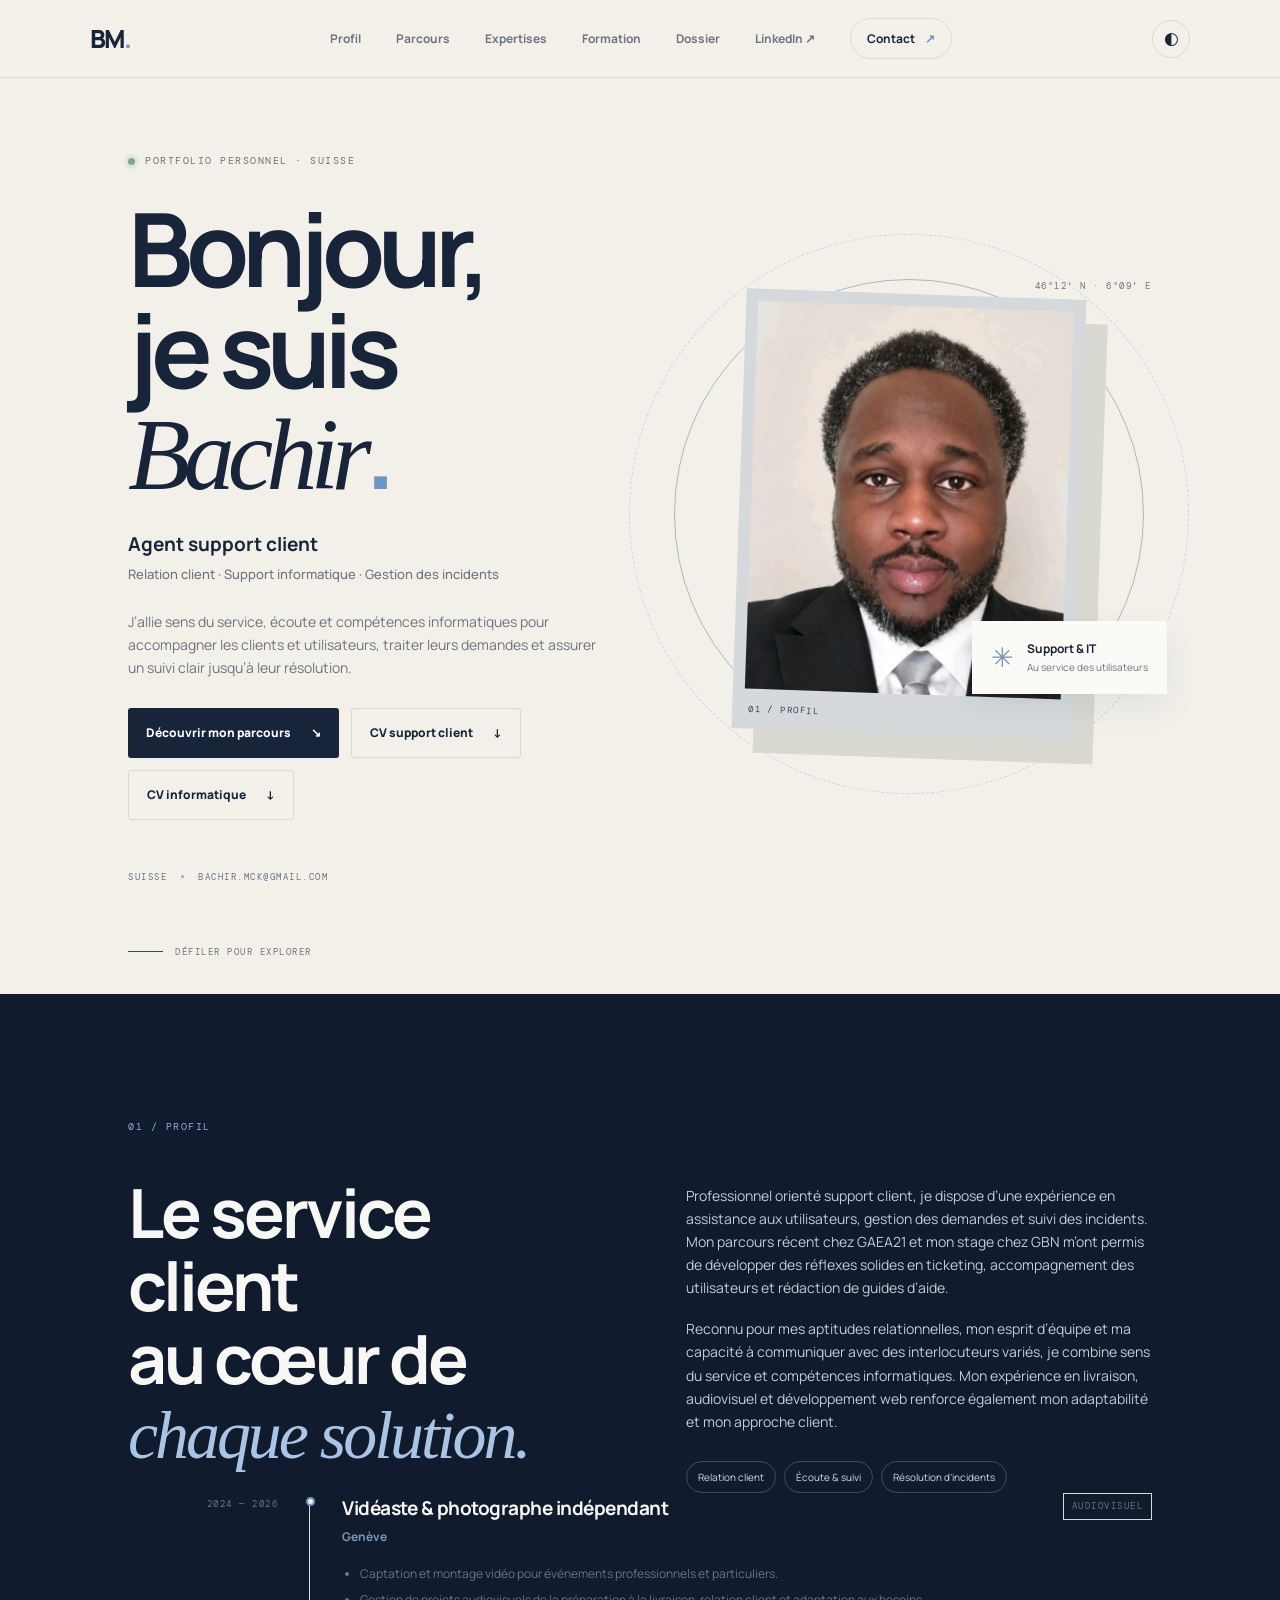
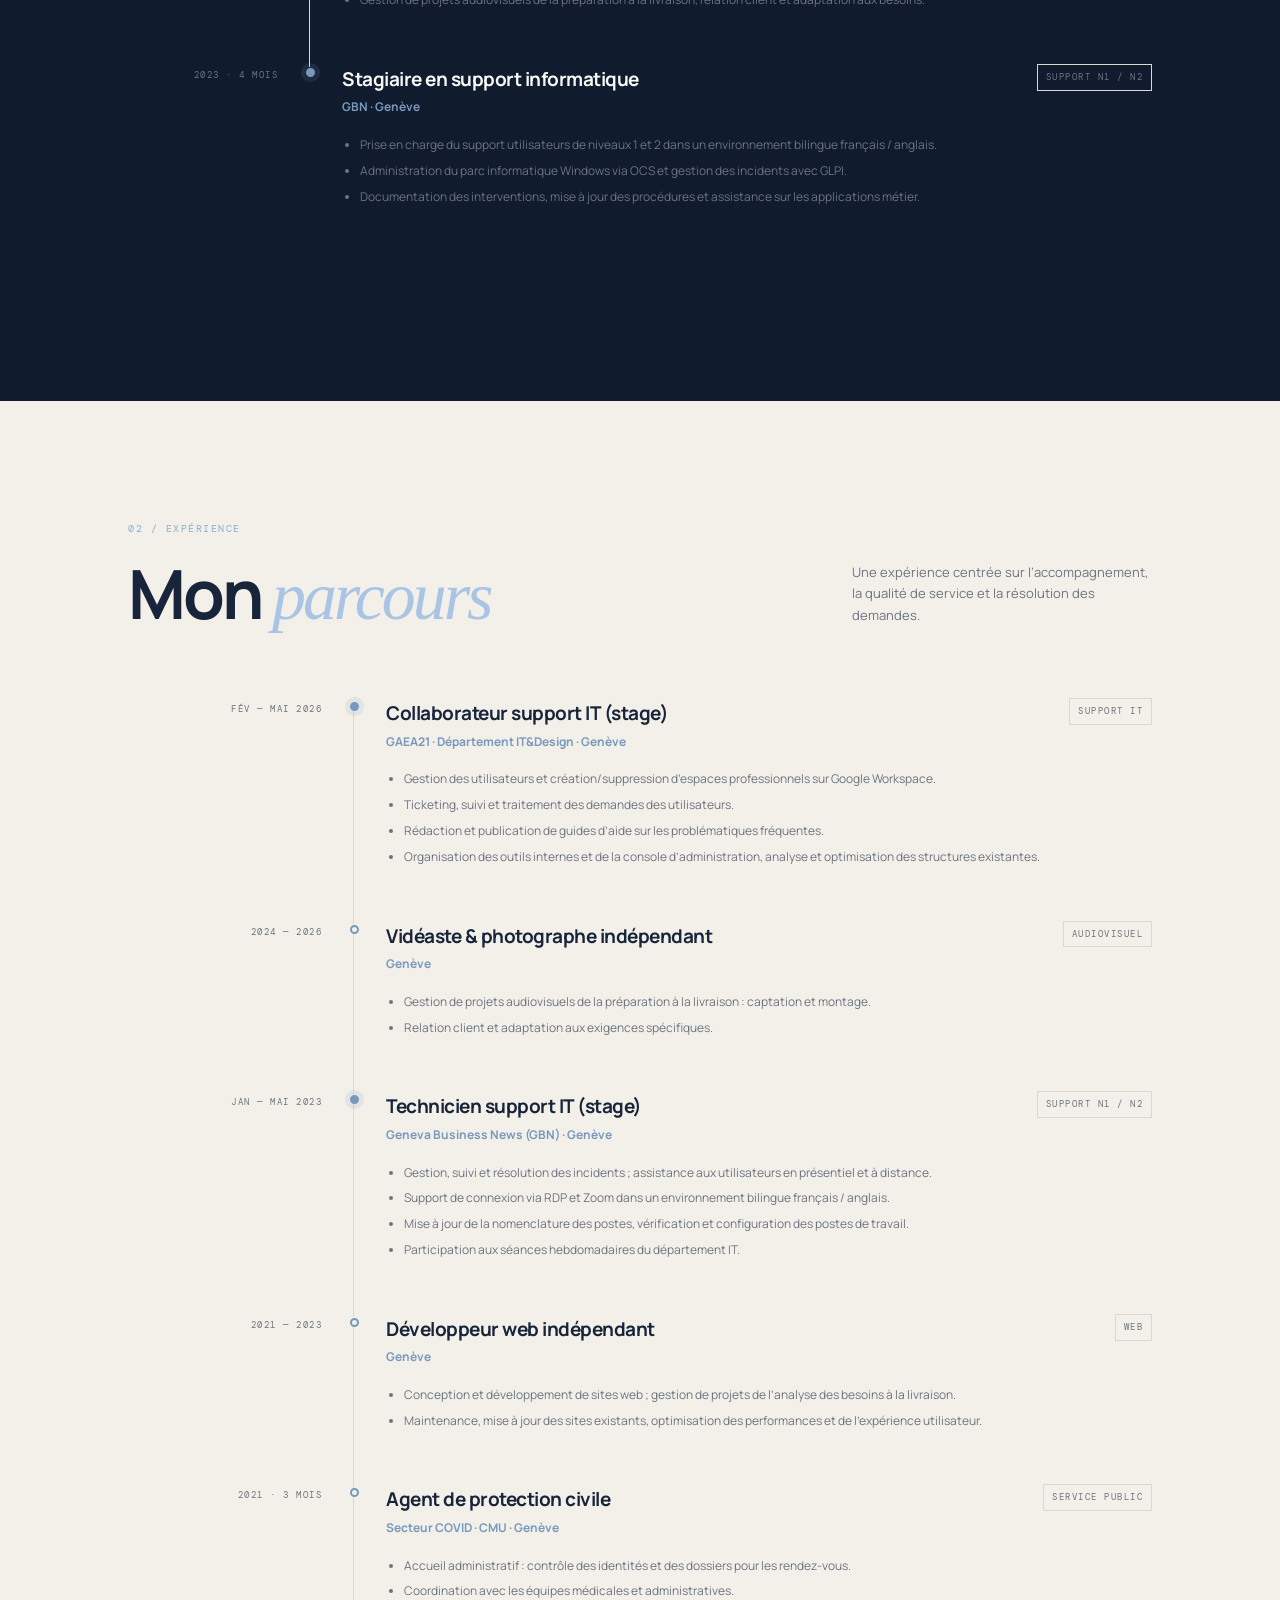
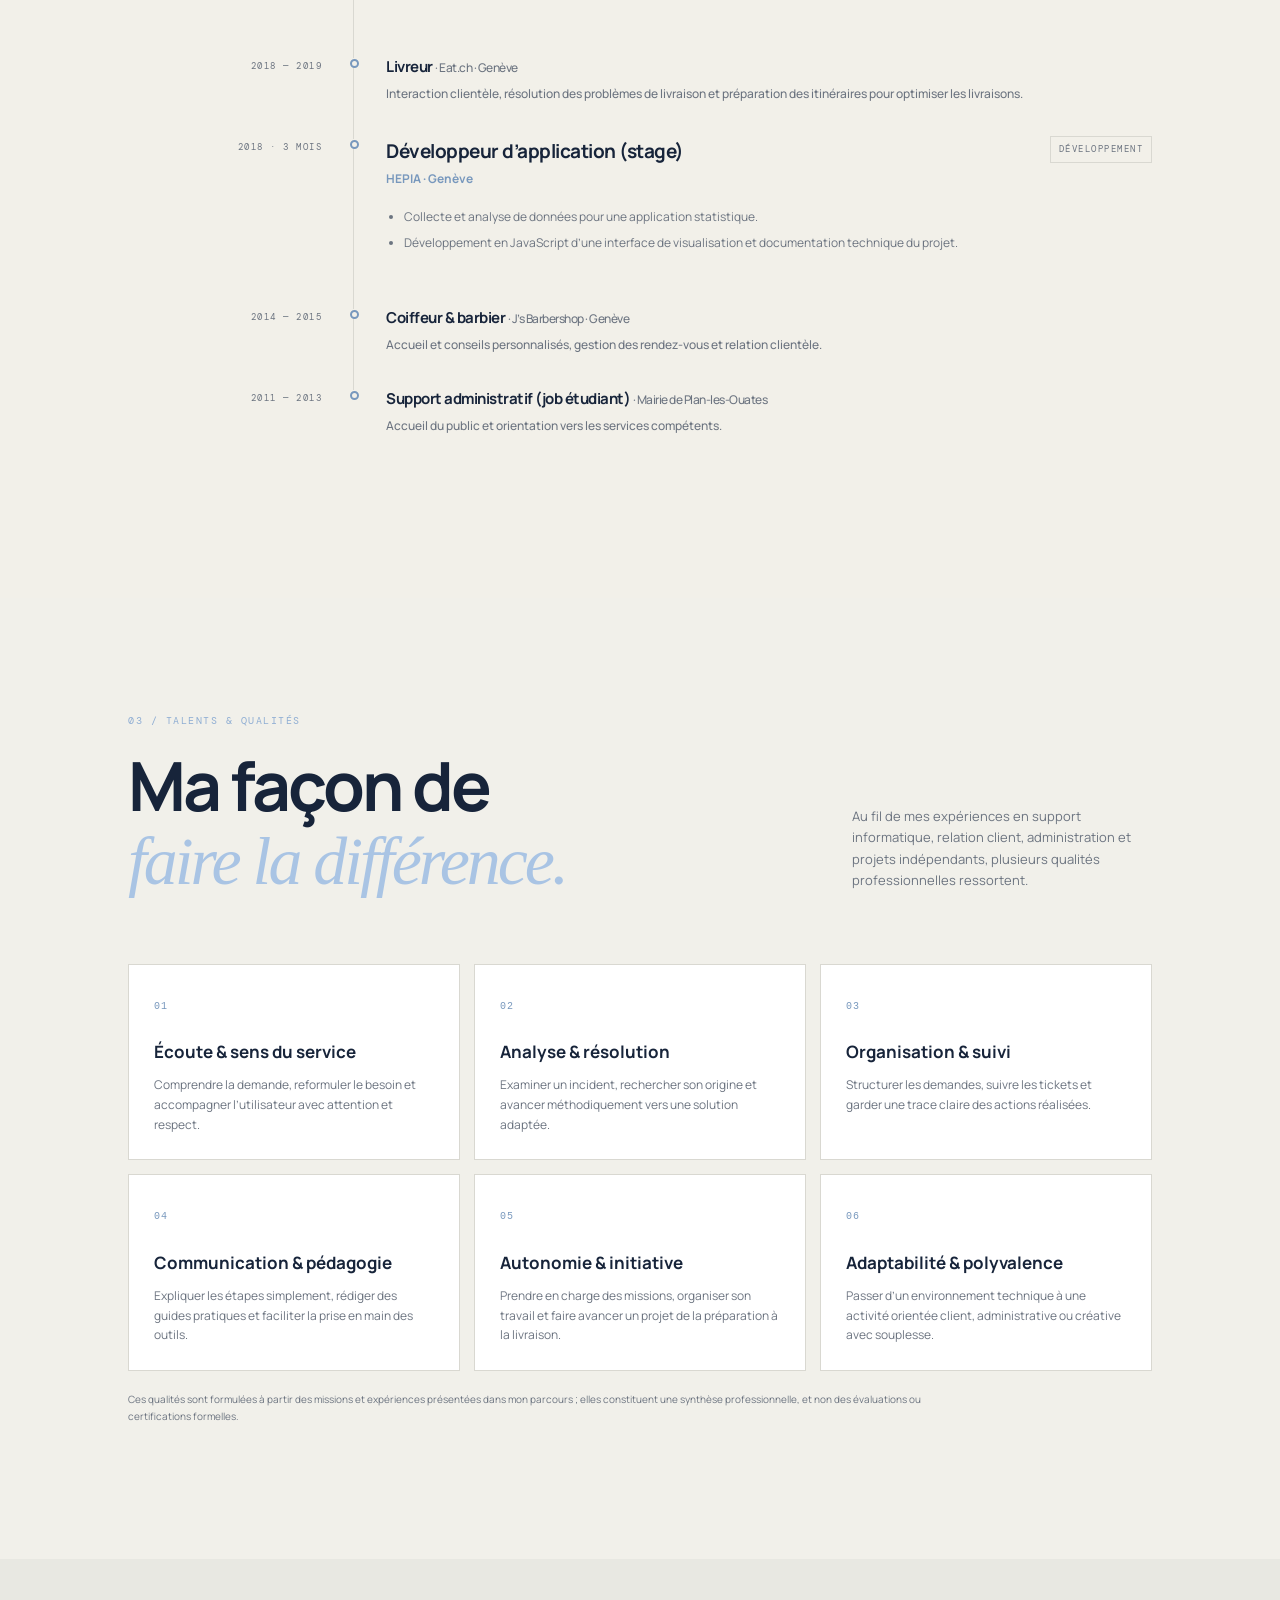
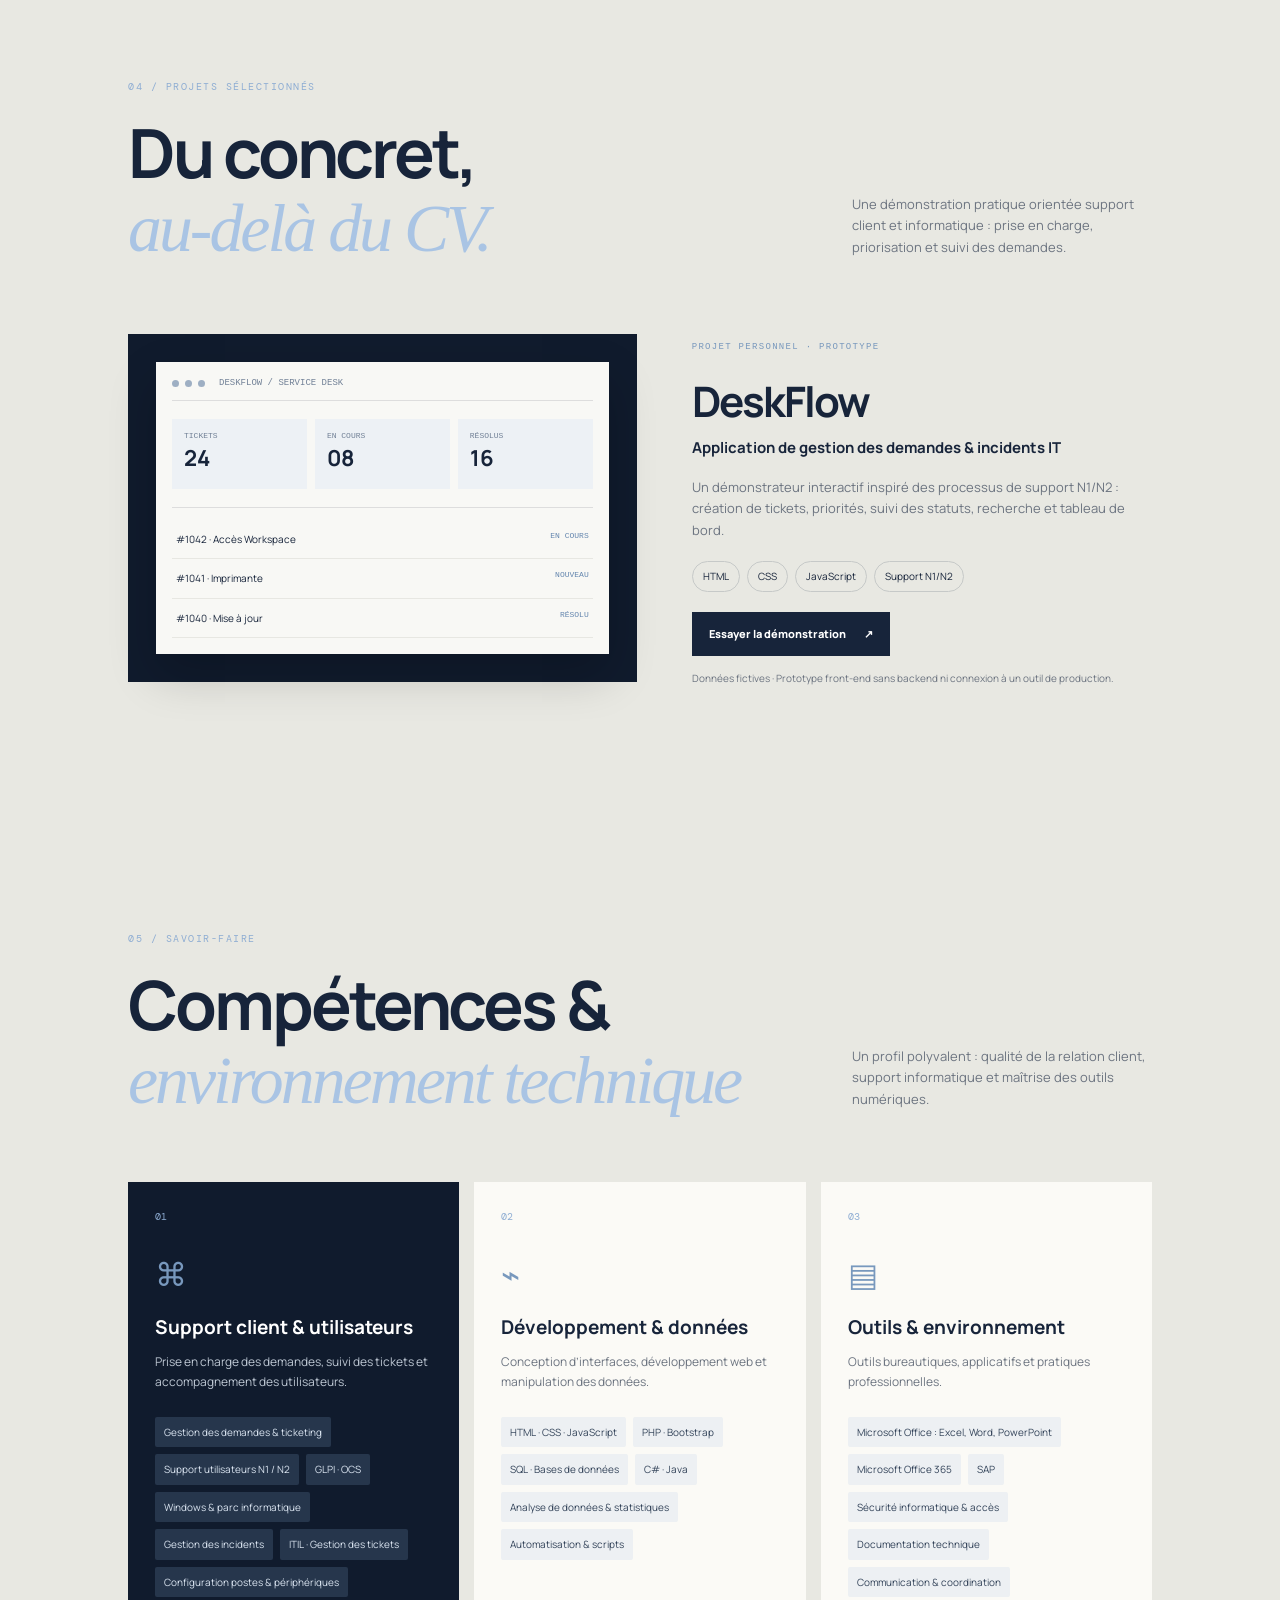
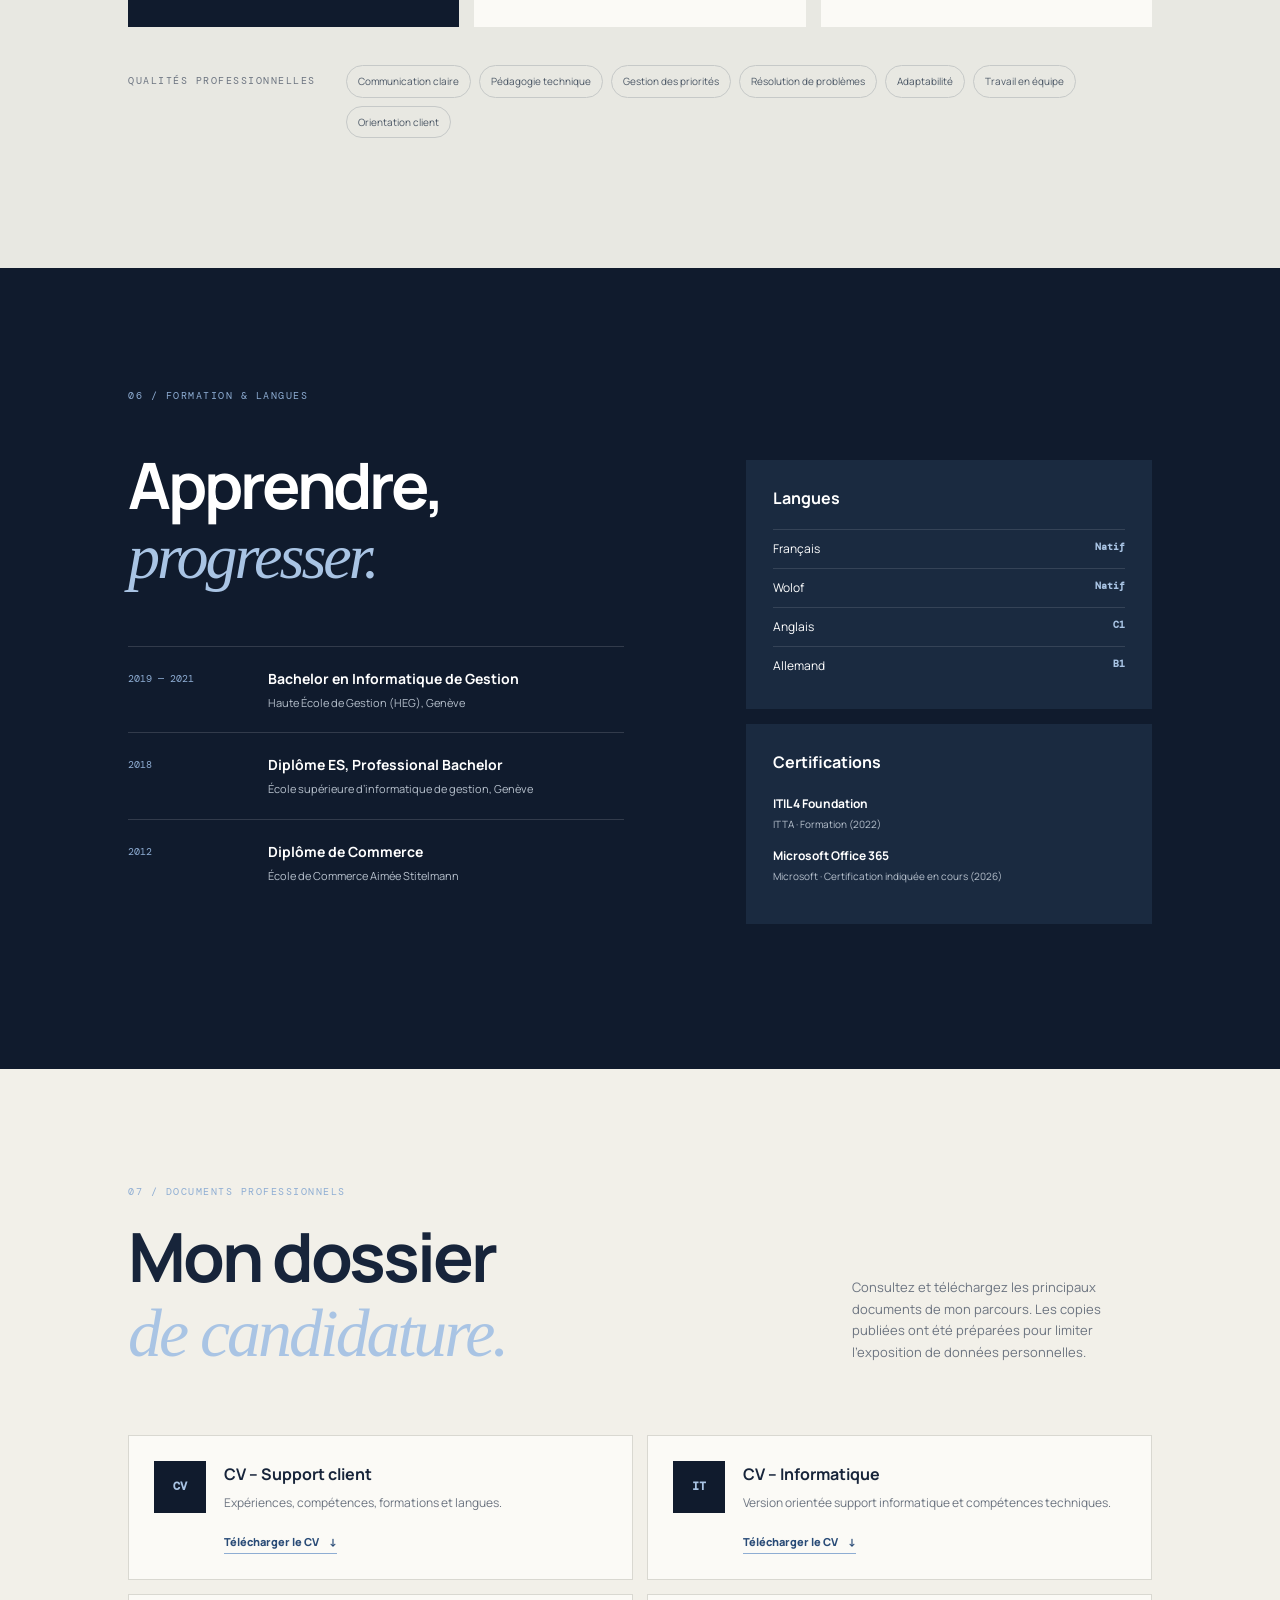
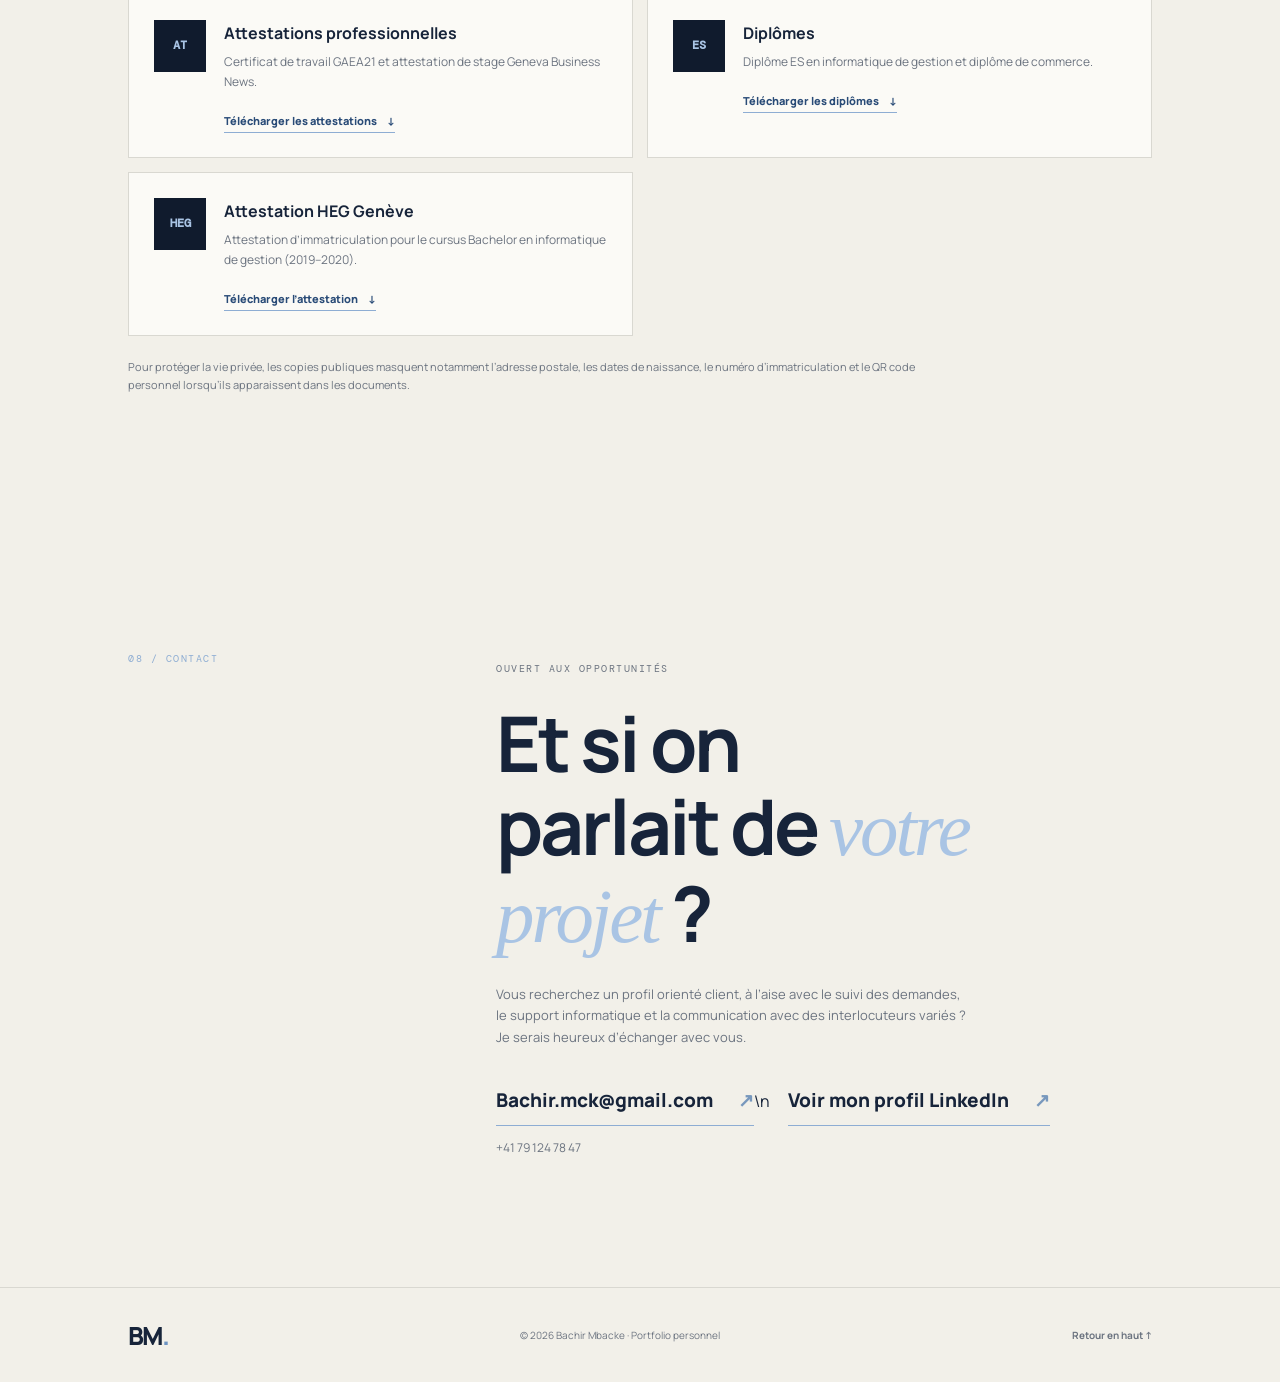
<file: index.html>
<!doctype html>
<html lang="fr">
<head>
  <meta charset="utf-8">
  <meta name="viewport" content="width=device-width, initial-scale=1">
  <meta name="theme-color" content="#101b2d">
  <meta name="description" content="Portfolio de Bachir Mbacke — spécialiste en support informatique, administration système et développement web.">
  <title>Bachir Mbacke — Agent support client & informatique</title>
  <link rel="preconnect" href="https://fonts.googleapis.com">
  <link rel="preconnect" href="https://fonts.gstatic.com" crossorigin>
  <link href="https://fonts.googleapis.com/css2?family=DM+Mono:wght@400;500&family=Manrope:wght@400;500;600;700;800&display=swap" rel="stylesheet">
  <link rel="stylesheet" href="style.css">
</head>
<body>
  <div class="progress" id="progress"></div>
  <header class="topbar">
    <a class="brand" href="#accueil" aria-label="Accueil">BM<span>.</span></a>
    <button class="menu-toggle" id="menuToggle" aria-label="Ouvrir le menu" aria-expanded="false">☰</button>
    <nav id="nav">
      <a href="#profil">Profil</a><a href="#parcours">Parcours</a><a href="#expertises">Expertises</a><a href="#formation">Formation</a><a href="#documents">Dossier</a><a href="https://www.linkedin.com/in/bachirmbacke/" target="_blank" rel="noopener noreferrer">LinkedIn ↗</a><a class="nav-contact" href="#contact">Contact <span>↗</span></a>
    </nav>
    <button class="theme-toggle" id="themeToggle" aria-label="Changer de thème">◐</button>
  </header>

  <main>
    <section class="hero section-wrap" id="accueil">
      <div class="hero-copy">
        <p class="eyebrow"><span class="status-dot"></span> PORTFOLIO PERSONNEL · SUISSE</p>
        <h1>Bonjour,<br>je suis <em>Bachir</em><span class="period">.</span></h1>
        <p class="hero-role">Agent support client<br><span>Relation client · Support informatique · Gestion des incidents</span></p>
        <p class="hero-intro">J’allie sens du service, écoute et compétences informatiques pour accompagner les clients et utilisateurs, traiter leurs demandes et assurer un suivi clair jusqu’à leur résolution.</p>
        <div class="hero-actions"><a class="button button-primary" href="#parcours">Découvrir mon parcours <span>↘</span></a><a class="button button-ghost" href="CV_support_client_Bachir.pdf" download>CV support client <span>↓</span></a><a class="button button-ghost" href="CV_technique_informatique_Bachir.pdf" download>CV informatique <span>↓</span></a></div>
        <div class="hero-meta"><span>SUISSE</span><i></i><a href="mailto:Bachir.mck@gmail.com">BACHIR.MCK@GMAIL.COM</a></div>
      </div>
      <div class="hero-visual">
        <div class="portrait-frame"><img src="portrait.png" alt="Portrait de Bachir Mbacke"><span class="portrait-index">01 / PROFIL</span></div>
        <div class="orbit orbit-one"></div><div class="orbit orbit-two"></div>
        <div class="floating-note"><span class="note-mark">✳</span><div><b>Support & IT</b><small>Au service des utilisateurs</small></div></div>
        <span class="visual-coordinate">46°12' N · 6°09' E</span>
      </div>
      <a class="scroll-cue" href="#profil"><span></span> DÉFILER POUR EXPLORER</a>
    </section>

    <section class="intro-section section-wrap" id="profil">
      <div class="section-kicker">01 / PROFIL</div>
      <div class="intro-content"><h2>Le service client<br>au cœur de <em>chaque solution.</em></h2><div class="intro-text"><p>Professionnel orienté support client, je dispose d’une expérience en assistance aux utilisateurs, gestion des demandes et suivi des incidents. Mon parcours récent chez GAEA21 et mon stage chez GBN m’ont permis de développer des réflexes solides en ticketing, accompagnement des utilisateurs et rédaction de guides d’aide.</p><p>Reconnu pour mes aptitudes relationnelles, mon esprit d’équipe et ma capacité à communiquer avec des interlocuteurs variés, je combine sens du service et compétences informatiques. Mon expérience en livraison, audiovisuel et développement web renforce également mon adaptabilité et mon approche client.</p><div class="tag-row"><span>Relation client</span><span>Écoute & suivi</span><span>Résolution d’incidents</span></div></div></div>
        <article class="timeline-item"><div class="timeline-date">2024 — 2026</div><div class="timeline-marker"></div><div class="timeline-body"><div class="job-top"><div><h3>Vidéaste & photographe indépendant</h3><p class="company">Genève</p></div><span class="job-type">AUDIOVISUEL</span></div><ul><li>Captation et montage vidéo pour événements professionnels et particuliers.</li><li>Gestion de projets audiovisuels de la préparation à la livraison, relation client et adaptation aux besoins.</li></ul></div></article>
        <article class="timeline-item featured"><div class="timeline-date">2023 · 4 MOIS</div><div class="timeline-marker"></div><div class="timeline-body"><div class="job-top"><div><h3>Stagiaire en support informatique</h3><p class="company">GBN · Genève</p></div><span class="job-type">SUPPORT N1 / N2</span></div><ul><li>Prise en charge du support utilisateurs de niveaux 1 et 2 dans un environnement bilingue français / anglais.</li><li>Administration du parc informatique Windows via OCS et gestion des incidents avec GLPI.</li><li>Documentation des interventions, mise à jour des procédures et assistance sur les applications métier.</li></ul></div></article>
    </section>

    <section class="timeline-section section-wrap" id="parcours">
      <div class="section-heading"><div><div class="section-kicker">02 / EXPÉRIENCE</div><h2>Mon <em>parcours</em></h2></div><p>Une expérience centrée sur l’accompagnement, la qualité de service et la résolution des demandes.</p></div>
      <div class="timeline">
        <article class="timeline-item featured"><div class="timeline-date">FÉV — MAI 2026</div><div class="timeline-marker"></div><div class="timeline-body"><div class="job-top"><div><h3>Collaborateur support IT (stage)</h3><p class="company">GAEA21 · Département IT&Design · Genève</p></div><span class="job-type">SUPPORT IT</span></div><ul><li>Gestion des utilisateurs et création/suppression d’espaces professionnels sur Google Workspace.</li><li>Ticketing, suivi et traitement des demandes des utilisateurs.</li><li>Rédaction et publication de guides d’aide sur les problématiques fréquentes.</li><li>Organisation des outils internes et de la console d’administration, analyse et optimisation des structures existantes.</li></ul></div></article>
        <article class="timeline-item"><div class="timeline-date">2024 — 2026</div><div class="timeline-marker"></div><div class="timeline-body"><div class="job-top"><div><h3>Vidéaste & photographe indépendant</h3><p class="company">Genève</p></div><span class="job-type">AUDIOVISUEL</span></div><ul><li>Gestion de projets audiovisuels de la préparation à la livraison : captation et montage.</li><li>Relation client et adaptation aux exigences spécifiques.</li></ul></div></article>
        <article class="timeline-item featured"><div class="timeline-date">JAN — MAI 2023</div><div class="timeline-marker"></div><div class="timeline-body"><div class="job-top"><div><h3>Technicien support IT (stage)</h3><p class="company">Geneva Business News (GBN) · Genève</p></div><span class="job-type">SUPPORT N1 / N2</span></div><ul><li>Gestion, suivi et résolution des incidents ; assistance aux utilisateurs en présentiel et à distance.</li><li>Support de connexion via RDP et Zoom dans un environnement bilingue français / anglais.</li><li>Mise à jour de la nomenclature des postes, vérification et configuration des postes de travail.</li><li>Participation aux séances hebdomadaires du département IT.</li></ul></div></article>
        <article class="timeline-item"><div class="timeline-date">2021 — 2023</div><div class="timeline-marker"></div><div class="timeline-body"><div class="job-top"><div><h3>Développeur web indépendant</h3><p class="company">Genève</p></div><span class="job-type">WEB</span></div><ul><li>Conception et développement de sites web ; gestion de projets de l’analyse des besoins à la livraison.</li><li>Maintenance, mise à jour des sites existants, optimisation des performances et de l’expérience utilisateur.</li></ul></div></article>
        <article class="timeline-item"><div class="timeline-date">2021 · 3 MOIS</div><div class="timeline-marker"></div><div class="timeline-body"><div class="job-top"><div><h3>Agent de protection civile</h3><p class="company">Secteur COVID · CMU · Genève</p></div><span class="job-type">SERVICE PUBLIC</span></div><ul><li>Accueil administratif : contrôle des identités et des dossiers pour les rendez-vous.</li><li>Coordination avec les équipes médicales et administratives.</li></ul></div></article>
        <article class="timeline-item compact"><div class="timeline-date">2018 — 2019</div><div class="timeline-marker"></div><div class="timeline-body"><h3>Livreur <span>· Eat.ch · Genève</span></h3><p>Interaction clientèle, résolution des problèmes de livraison et préparation des itinéraires pour optimiser les livraisons.</p></div></article>
        <article class="timeline-item"><div class="timeline-date">2018 · 3 MOIS</div><div class="timeline-marker"></div><div class="timeline-body"><div class="job-top"><div><h3>Développeur d’application (stage)</h3><p class="company">HEPIA · Genève</p></div><span class="job-type">DÉVELOPPEMENT</span></div><ul><li>Collecte et analyse de données pour une application statistique.</li><li>Développement en JavaScript d’une interface de visualisation et documentation technique du projet.</li></ul></div></article>
        <article class="timeline-item compact"><div class="timeline-date">2014 — 2015</div><div class="timeline-marker"></div><div class="timeline-body"><h3>Coiffeur & barbier <span>· J’s Barbershop · Genève</span></h3><p>Accueil et conseils personnalisés, gestion des rendez-vous et relation clientèle.</p></div></article>
        <article class="timeline-item compact"><div class="timeline-date">2011 — 2013</div><div class="timeline-marker"></div><div class="timeline-body"><h3>Support administratif (job étudiant) <span>· Mairie de Plan-les-Ouates</span></h3><p>Accueil du public et orientation vers les services compétents.</p></div></article>
      </div>
    </section>





    <section class="talents-section section-wrap" id="talents">
      <div class="section-kicker">03 / TALENTS & QUALITÉS</div>
      <div class="section-heading"><div><h2>Ma façon de<br><em>faire la différence.</em></h2></div><p>Au fil de mes expériences en support informatique, relation client, administration et projets indépendants, plusieurs qualités professionnelles ressortent.</p></div>
      <div class="talent-grid">
        <article class="talent-card"><span>01</span><h3>Écoute & sens du service</h3><p>Comprendre la demande, reformuler le besoin et accompagner l’utilisateur avec attention et respect.</p></article>
        <article class="talent-card"><span>02</span><h3>Analyse & résolution</h3><p>Examiner un incident, rechercher son origine et avancer méthodiquement vers une solution adaptée.</p></article>
        <article class="talent-card"><span>03</span><h3>Organisation & suivi</h3><p>Structurer les demandes, suivre les tickets et garder une trace claire des actions réalisées.</p></article>
        <article class="talent-card"><span>04</span><h3>Communication & pédagogie</h3><p>Expliquer les étapes simplement, rédiger des guides pratiques et faciliter la prise en main des outils.</p></article>
        <article class="talent-card"><span>05</span><h3>Autonomie & initiative</h3><p>Prendre en charge des missions, organiser son travail et faire avancer un projet de la préparation à la livraison.</p></article>
        <article class="talent-card"><span>06</span><h3>Adaptabilité & polyvalence</h3><p>Passer d’un environnement technique à une activité orientée client, administrative ou créative avec souplesse.</p></article>
      </div>
      <p class="talents-note">Ces qualités sont formulées à partir des missions et expériences présentées dans mon parcours ; elles constituent une synthèse professionnelle, et non des évaluations ou certifications formelles.</p>
    </section>

    <section class="projects-section section-wrap" id="projets">
      <div class="section-kicker">04 / PROJETS SÉLECTIONNÉS</div>
      <div class="section-heading"><div><h2>Du concret,<br><em>au-delà du CV.</em></h2></div><p>Une démonstration pratique orientée support client et informatique : prise en charge, priorisation et suivi des demandes.</p></div>
      <article class="project-feature">
        <div class="project-visual"><div class="project-window"><div class="window-bar"><i></i><i></i><i></i><span>DESKFLOW / SERVICE DESK</span></div><div class="mock-stats"><div><small>TICKETS</small><b>24</b></div><div><small>EN COURS</small><b>08</b></div><div><small>RÉSOLUS</small><b>16</b></div></div><div class="mock-line"></div><div class="mock-row"><span>#1042 · Accès Workspace</span><b>EN COURS</b></div><div class="mock-row"><span>#1041 · Imprimante</span><b>NOUVEAU</b></div><div class="mock-row"><span>#1040 · Mise à jour</span><b>RÉSOLU</b></div></div></div>
        <div class="project-copy"><span class="project-label">PROJET PERSONNEL · PROTOTYPE</span><h3>DeskFlow</h3><h4>Application de gestion des demandes & incidents IT</h4><p>Un démonstrateur interactif inspiré des processus de support N1/N2 : création de tickets, priorités, suivi des statuts, recherche et tableau de bord.</p><div class="project-tags"><span>HTML</span><span>CSS</span><span>JavaScript</span><span>Support N1/N2</span></div><a class="project-link" href="deskflow/index.html">Essayer la démonstration <span>↗</span></a><small class="project-disclaimer">Données fictives · Prototype front-end sans backend ni connexion à un outil de production.</small></div>
      </article>
    </section>

    <section class="expertise-section section-wrap" id="expertises">
      <div class="section-heading"><div><div class="section-kicker">05 / SAVOIR-FAIRE</div><h2>Compétences &<br><em>environnement technique</em></h2></div><p>Un profil polyvalent : qualité de la relation client, support informatique et maîtrise des outils numériques.</p></div>
      <div class="expertise-grid">
        <article class="expertise-card dark-card"><div class="card-number">01</div><div class="card-icon">⌘</div><h3>Support client & utilisateurs</h3><p>Prise en charge des demandes, suivi des tickets et accompagnement des utilisateurs.</p><div class="skill-list"><span>Gestion des demandes & ticketing</span><span>Support utilisateurs N1 / N2</span><span>GLPI · OCS</span><span>Windows & parc informatique</span><span>Gestion des incidents</span><span>ITIL · Gestion des tickets</span><span>Configuration postes & périphériques</span></div></article>
        <article class="expertise-card"><div class="card-number">02</div><div class="card-icon">⌁</div><h3>Développement & données</h3><p>Conception d’interfaces, développement web et manipulation des données.</p><div class="skill-list"><span>HTML · CSS · JavaScript</span><span>PHP · Bootstrap</span><span>SQL · Bases de données</span><span>C# · Java</span><span>Analyse de données & statistiques</span><span>Automatisation & scripts</span></div></article>
        <article class="expertise-card"><div class="card-number">03</div><div class="card-icon">▤</div><h3>Outils & environnement</h3><p>Outils bureautiques, applicatifs et pratiques professionnelles.</p><div class="skill-list"><span>Microsoft Office : Excel, Word, PowerPoint</span><span>Microsoft Office 365</span><span>SAP</span><span>Sécurité informatique & accès</span><span>Documentation technique</span><span>Communication & coordination</span></div></article>
      </div>
      <div class="soft-skills"><span class="soft-label">QUALITÉS PROFESSIONNELLES</span><div class="soft-tags"><span>Communication claire</span><span>Pédagogie technique</span><span>Gestion des priorités</span><span>Résolution de problèmes</span><span>Adaptabilité</span><span>Travail en équipe</span><span>Orientation client</span></div></div>
    </section>

    <section class="education-section section-wrap" id="formation">
      <div class="section-kicker">06 / FORMATION & LANGUES</div><div class="education-grid">
        <div><h2>Apprendre,<br><em>progresser.</em></h2><div class="education-list">
          <article><span>2019 — 2021</span><div><h3>Bachelor en Informatique de Gestion</h3><p>Haute École de Gestion (HEG), Genève</p></div></article>
          <article><span>2018</span><div><h3>Diplôme ES, Professional Bachelor</h3><p>École supérieure d’informatique de gestion, Genève</p></div></article>
          <article><span>2012</span><div><h3>Diplôme de Commerce</h3><p>École de Commerce Aimée Stitelmann</p></div></article>
        </div></div>
        <div class="right-column"><div class="language-panel"><h3>Langues</h3><div class="language"><span>Français</span><b>Natif</b></div><div class="language"><span>Wolof</span><b>Natif</b></div><div class="language"><span>Anglais</span><b>C1</b></div><div class="language"><span>Allemand</span><b>B1</b></div></div><div class="cert-panel"><h3>Certifications</h3><p><b>ITIL 4 Foundation</b><br><span>ITTA · Formation (2022)</span></p><p><b>Microsoft Office 365</b><br><span>Microsoft · Certification indiquée en cours (2026)</span></p></div></div>
      </div>
    </section>



    <section class="documents-section section-wrap" id="documents">
      <div class="section-kicker">07 / DOCUMENTS PROFESSIONNELS</div>
      <div class="section-heading"><div><h2>Mon dossier<br><em>de candidature.</em></h2></div><p>Consultez et téléchargez les principaux documents de mon parcours. Les copies publiées ont été préparées pour limiter l’exposition de données personnelles.</p></div>
      <div class="document-grid">
        <article class="document-card"><div class="document-icon">CV</div><div><h3>CV – Support client</h3><p>Expériences, compétences, formations et langues.</p><a href="CV_support_client_Bachir.pdf" download>Télécharger le CV <span>↓</span></a></div></article>
        <article class="document-card"><div class="document-icon">IT</div><div><h3>CV – Informatique</h3><p>Version orientée support informatique et compétences techniques.</p><a href="CV_technique_informatique_Bachir.pdf" download>Télécharger le CV <span>↓</span></a></div></article>
        <article class="document-card"><div class="document-icon">AT</div><div><h3>Attestations professionnelles</h3><p>Certificat de travail GAEA21 et attestation de stage Geneva Business News.</p><a href="documents/Attestations_professionnelles_Bachir_Mbacke.pdf" download>Télécharger les attestations <span>↓</span></a></div></article>
        <article class="document-card"><div class="document-icon">ES</div><div><h3>Diplômes</h3><p>Diplôme ES en informatique de gestion et diplôme de commerce.</p><a href="documents/Diplomes_Bachir_Mbacke_securises.pdf" download>Télécharger les diplômes <span>↓</span></a></div></article>
        <article class="document-card"><div class="document-icon">HEG</div><div><h3>Attestation HEG Genève</h3><p>Attestation d’immatriculation pour le cursus Bachelor en informatique de gestion (2019–2020).</p><a href="documents/Attestation_HEG_securisee.pdf" download>Télécharger l’attestation <span>↓</span></a></div></article>
      </div>
      <p class="documents-note">Pour protéger la vie privée, les copies publiques masquent notamment l’adresse postale, les dates de naissance, le numéro d’immatriculation et le QR code personnel lorsqu’ils apparaissent dans les documents.</p>
    </section>

    <section class="contact-section section-wrap" id="contact"><div class="section-kicker">08 / CONTACT</div><div class="contact-content"><p class="eyebrow">OUVERT AUX OPPORTUNITÉS</p><h2>Et si on<br>parlait de <em>votre projet</em> ?</h2><p>Vous recherchez un profil orienté client, à l’aise avec le suivi des demandes, le support informatique et la communication avec des interlocuteurs variés ? Je serais heureux d’échanger avec vous.</p><a class="contact-link" href="mailto:Bachir.mck@gmail.com">Bachir.mck@gmail.com <span>↗</span></a>\n<a class="contact-link linkedin-contact" href="https://www.linkedin.com/in/bachirmbacke/" target="_blank" rel="noopener noreferrer">Voir mon profil LinkedIn <span>↗</span></a><a class="phone-link" href="tel:+41791247847">+41 79 124 78 47</a></div></section>
  </main>
  <footer class="footer section-wrap"><a class="brand" href="#accueil">BM<span>.</span></a><span>© <span id="year"></span> Bachir Mbacke · Portfolio personnel</span><a href="#accueil">Retour en haut ↑</a></footer>
  <script src="script.js"></script>
</body>
</html>
</file>
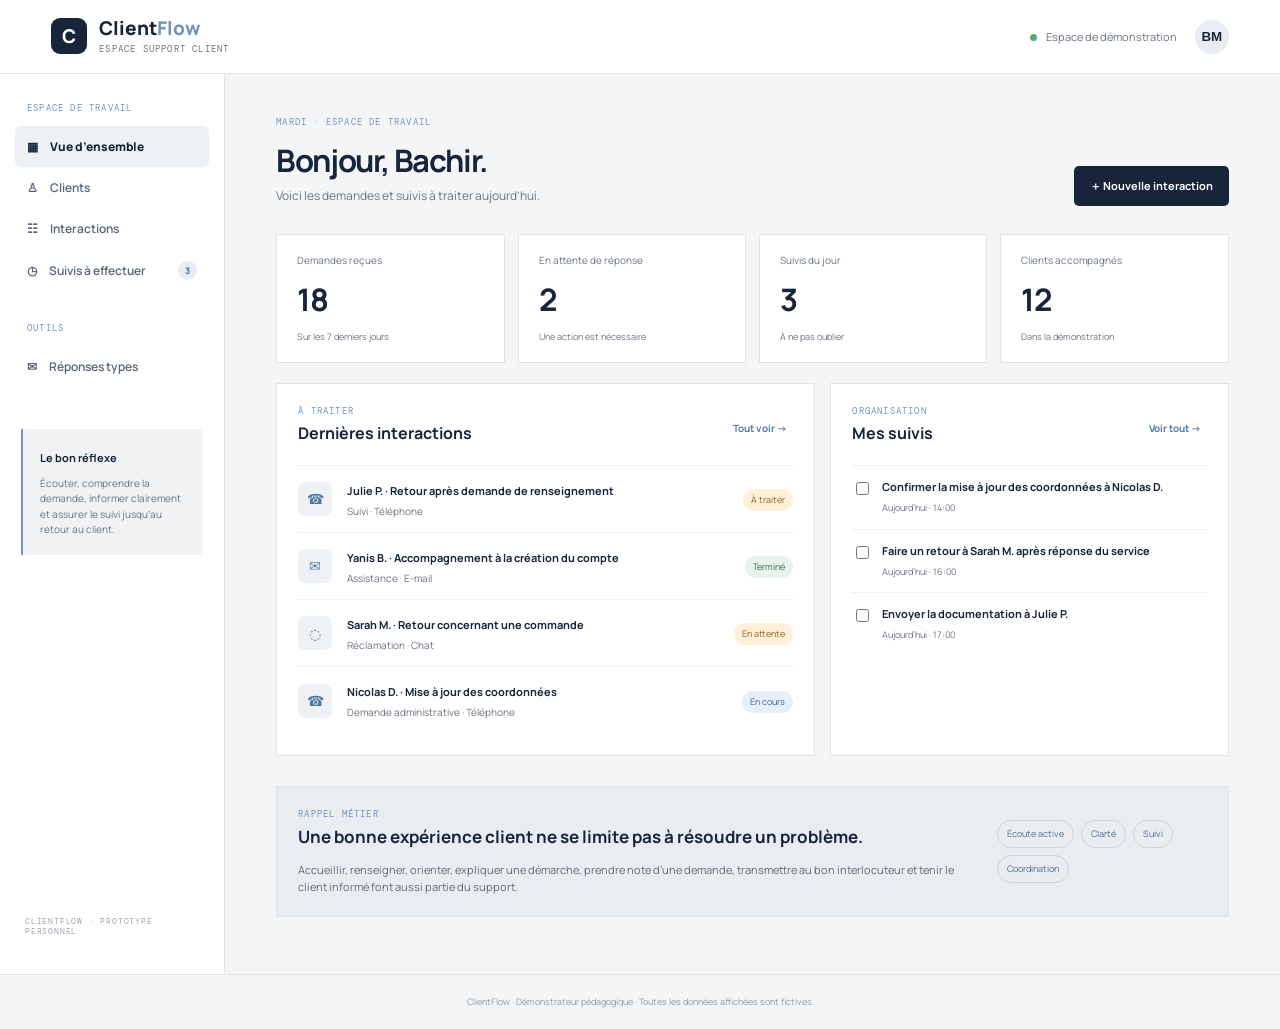
<file: ClientFlow_Support_Client/index.html>
<!doctype html>
<html lang="fr">
<head>
<meta charset="utf-8">
<meta name="viewport" content="width=device-width, initial-scale=1">
<meta name="theme-color" content="#17243a">
<title>ClientFlow — Espace support client</title>
<link rel="stylesheet" href="style.css">
</head>
<body>
<header class="topbar">
  <a class="brand" href="#"><span class="brand-mark">C</span><span>Client<span class="accent">Flow</span><small>ESPACE SUPPORT CLIENT</small></span></a>
  <div class="top-actions"><span class="online"><i></i> Espace de démonstration</span><button class="avatar" title="Profil">BM</button></div>
</header>
<div class="shell">
  <aside class="sidebar">
    <div class="side-label">ESPACE DE TRAVAIL</div>
    <button class="nav active" data-view="overview">▦ <span>Vue d’ensemble</span></button>
    <button class="nav" data-view="clients">♙ <span>Clients</span></button>
    <button class="nav" data-view="interactions">☷ <span>Interactions</span></button>
    <button class="nav" data-view="followups">◷ <span>Suivis à effectuer</span><b id="todoBadge">3</b></button>
    <div class="side-label second">OUTILS</div>
    <button class="nav" data-view="messages">✉ <span>Réponses types</span></button>
    <div class="side-note"><strong>Le bon réflexe</strong><p>Écouter, comprendre la demande, informer clairement et assurer le suivi jusqu’au retour au client.</p></div>
    <div class="side-foot">CLIENTFLOW · PROTOTYPE PERSONNEL</div>
  </aside>
  <main class="main">
    <section class="view active" id="overview">
      <div class="welcome"><div><div class="eyebrow">MARDI · ESPACE DE TRAVAIL</div><h1>Bonjour, Bachir.</h1><p>Voici les demandes et suivis à traiter aujourd’hui.</p></div><button class="primary" data-open="interactionModal">＋ Nouvelle interaction</button></div>
      <div class="stats">
        <article><span>Demandes reçues</span><strong id="statTotal">18</strong><small>Sur les 7 derniers jours</small></article>
        <article><span>En attente de réponse</span><strong id="statWaiting">4</strong><small>Une action est nécessaire</small></article>
        <article><span>Suivis du jour</span><strong id="statFollow">3</strong><small>À ne pas oublier</small></article>
        <article><span>Clients accompagnés</span><strong id="statClients">12</strong><small>Dans la démonstration</small></article>
      </div>
      <div class="grid-two">
        <section class="panel">
          <div class="panel-head"><div><div class="eyebrow">À TRAITER</div><h2>Dernières interactions</h2></div><button class="text-btn" data-goto="interactions">Tout voir →</button></div>
          <div id="recentList" class="interaction-list"></div>
        </section>
        <section class="panel">
          <div class="panel-head"><div><div class="eyebrow">ORGANISATION</div><h2>Mes suivis</h2></div><button class="text-btn" data-goto="followups">Voir tout →</button></div>
          <div id="overviewTasks" class="task-list"></div>
        </section>
      </div>
      <section class="panel quick-panel"><div><div class="eyebrow">RAPPEL MÉTIER</div><h2>Une bonne expérience client ne se limite pas à résoudre un problème.</h2><p>Accueillir, renseigner, orienter, expliquer une démarche, prendre note d’une demande, transmettre au bon interlocuteur et tenir le client informé font aussi partie du support.</p></div><div class="quick-tags"><span>Écoute active</span><span>Clarté</span><span>Suivi</span><span>Coordination</span></div></section>
    </section>

    <section class="view" id="clients">
      <div class="page-head"><div><div class="eyebrow">RELATION CLIENT</div><h1>Répertoire clients</h1><p>Retrouvez les coordonnées et l’historique de chaque client.</p></div><button class="primary" data-open="clientModal">＋ Ajouter un client</button></div>
      <div class="toolbar"><input id="clientSearch" placeholder="Rechercher un nom, une entreprise, un e-mail…"><span id="clientCount" class="muted"></span></div>
      <div class="panel table-panel"><table><thead><tr><th>CLIENT</th><th>CONTACT</th><th>CANAL PRÉFÉRÉ</th><th>DERNIER ÉCHANGE</th><th>STATUT</th></tr></thead><tbody id="clientRows"></tbody></table></div>
    </section>

    <section class="view" id="interactions">
      <div class="page-head"><div><div class="eyebrow">ACCUEIL & ACCOMPAGNEMENT</div><h1>Journal des interactions</h1><p>Centralisez appels, e-mails, chats, demandes d’information et réclamations.</p></div><button class="primary" data-open="interactionModal">＋ Nouvelle interaction</button></div>
      <div class="toolbar"><input id="interactionSearch" placeholder="Rechercher un client, un sujet…"><select id="typeFilter"><option value="">Tous les types</option><option>Information</option><option>Demande administrative</option><option>Réclamation</option><option>Assistance</option><option>Suivi</option></select><select id="statusFilter"><option value="">Tous les statuts</option><option>À traiter</option><option>En cours</option><option>En attente</option><option>Terminé</option></select></div>
      <div class="panel table-panel"><table><thead><tr><th>DATE</th><th>CLIENT / SUJET</th><th>CANAL</th><th>TYPE</th><th>STATUT</th></tr></thead><tbody id="interactionRows"></tbody></table></div>
    </section>

    <section class="view" id="followups">
      <div class="page-head"><div><div class="eyebrow">ORGANISATION PERSONNELLE</div><h1>Suivis à effectuer</h1><p>Ne laissez aucune demande sans retour ni prochaine étape.</p></div></div>
      <div class="panel"><div class="task-list full" id="allTasks"></div></div>
    </section>

    <section class="view" id="messages">
      <div class="page-head"><div><div class="eyebrow">COMMUNICATION</div><h1>Réponses types</h1><p>Des formulations professionnelles à adapter à chaque situation.</p></div></div>
      <div class="template-grid" id="templates"></div>
    </section>
  </main>
</div>

<dialog id="interactionModal">
<form id="interactionForm">
  <div class="modal-head"><div><div class="eyebrow">NOUVELLE ENTRÉE</div><h2>Enregistrer une interaction</h2></div><button type="button" class="icon-btn" data-close>×</button></div>
  <div class="form-grid">
    <label>Client<select id="iClient" required></select></label>
    <label>Canal<select id="iChannel"><option>Téléphone</option><option>E-mail</option><option>Chat</option><option>En personne</option><option>Courrier</option></select></label>
    <label>Type de demande<select id="iType"><option>Information</option><option>Demande administrative</option><option>Réclamation</option><option>Assistance</option><option>Suivi</option></select></label>
    <label>Statut<select id="iStatus"><option>À traiter</option><option>En cours</option><option>En attente</option><option>Terminé</option></select></label>
    <label class="wide">Sujet<input id="iSubject" required placeholder="Ex. Demande d’information sur une facture"></label>
    <label class="wide">Résumé de l’échange<textarea id="iSummary" rows="3" placeholder="Besoin exprimé, informations communiquées, engagement pris…"></textarea></label>
    <label class="wide">Prochaine étape / suivi<input id="iNext" placeholder="Ex. Rappeler le client après vérification"></label>
  </div>
  <div class="modal-actions"><button type="button" class="secondary" data-close>Annuler</button><button class="primary" type="submit">Enregistrer l’interaction</button></div>
</form>
</dialog>

<dialog id="clientModal">
<form id="clientForm">
  <div class="modal-head"><div><div class="eyebrow">NOUVEAU CONTACT</div><h2>Ajouter un client</h2></div><button type="button" class="icon-btn" data-close>×</button></div>
  <div class="form-grid">
    <label>Nom complet<input id="cName" required></label><label>Entreprise<input id="cCompany"></label>
    <label>E-mail<input id="cEmail" type="email"></label><label>Téléphone<input id="cPhone"></label>
    <label>Canal préféré<select id="cChannel"><option>Téléphone</option><option>E-mail</option><option>Chat</option></select></label>
    <label>Note utile<input id="cNote" placeholder="Préférence de contact, contexte…"></label>
  </div>
  <div class="modal-actions"><button type="button" class="secondary" data-close>Annuler</button><button class="primary">Ajouter le client</button></div>
</form>
</dialog>
<div class="toast" id="toast"></div>
<footer>ClientFlow · Démonstrateur pédagogique · Toutes les données affichées sont fictives.</footer>
<script src="app.js"></script>
</body></html>
</file>
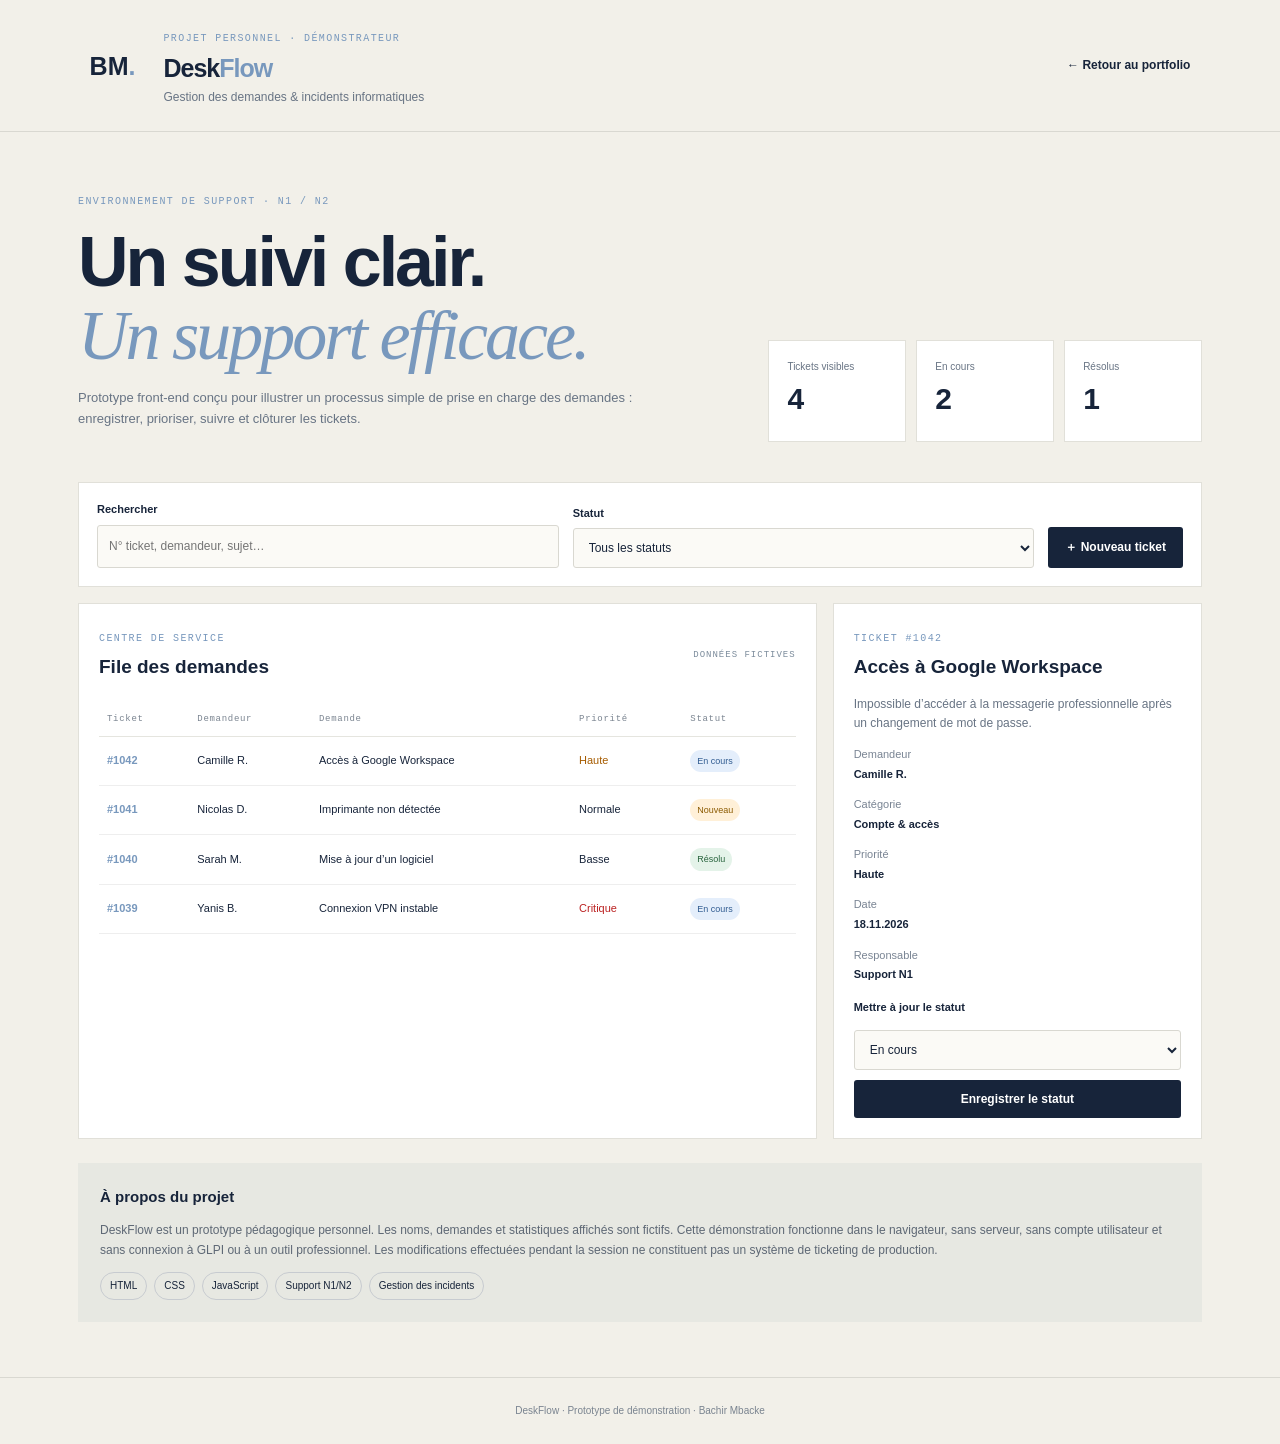
<file: deskflow/index.html>
<!doctype html>
<html lang="fr"><head><meta charset="utf-8"><meta name="viewport" content="width=device-width,initial-scale=1"><meta name="description" content="DeskFlow, prototype pédagogique de gestion des demandes de support informatique."><title>DeskFlow — Démonstrateur support IT</title><link rel="stylesheet" href="style.css"></head>
<body>
<header><a class="brand" href="../index.html">BM<span>.</span></a><div><span class="eyebrow">PROJET PERSONNEL · DÉMONSTRATEUR</span><h1>Desk<span>Flow</span></h1><p>Gestion des demandes & incidents informatiques</p></div><a class="back" href="https://bachirm.github.io/#projets">← Retour au portfolio</a></header>
<main>
<section class="intro"><div><span class="kicker">ENVIRONNEMENT DE SUPPORT · N1 / N2</span><h2>Un suivi clair.<br><em>Un support efficace.</em></h2><p>Prototype front-end conçu pour illustrer un processus simple de prise en charge des demandes : enregistrer, prioriser, suivre et clôturer les tickets.</p></div><div class="stats"><article><small>Tickets visibles</small><strong id="total">0</strong></article><article><small>En cours</small><strong id="active">0</strong></article><article><small>Résolus</small><strong id="resolved">0</strong></article></div></section>
<section class="toolbar"><div><label for="search">Rechercher</label><input id="search" placeholder="N° ticket, demandeur, sujet…"></div><div><label for="filter">Statut</label><select id="filter"><option value="all">Tous les statuts</option><option>Nouveau</option><option>En cours</option><option>Résolu</option></select></div><button id="newBtn">＋ Nouveau ticket</button></section>
<section class="workspace"><div class="table-wrap"><div class="table-title"><div><span class="kicker">CENTRE DE SERVICE</span><h3>File des demandes</h3></div><span class="demo">DONNÉES FICTIVES</span></div><table><thead><tr><th>Ticket</th><th>Demandeur</th><th>Demande</th><th>Priorité</th><th>Statut</th></tr></thead><tbody id="tickets"></tbody></table><p id="empty" hidden>Aucun ticket ne correspond à la recherche.</p></div><aside class="detail" id="detail"><span class="kicker">DÉTAIL DU TICKET</span><h3>Sélectionnez une demande</h3><p>Les informations du ticket sélectionné apparaîtront ici.</p></aside></section>
<section class="note"><strong>À propos du projet</strong><p>DeskFlow est un prototype pédagogique personnel. Les noms, demandes et statistiques affichés sont fictifs. Cette démonstration fonctionne dans le navigateur, sans serveur, sans compte utilisateur et sans connexion à GLPI ou à un outil professionnel. Les modifications effectuées pendant la session ne constituent pas un système de ticketing de production.</p><div class="tags"><span>HTML</span><span>CSS</span><span>JavaScript</span><span>Support N1/N2</span><span>Gestion des incidents</span></div></section>
</main>
<dialog id="modal"><form id="ticketForm" method="dialog"><div class="modal-head"><div><span class="kicker">NOUVELLE DEMANDE</span><h3>Créer un ticket</h3></div><button type="button" class="close" id="close">×</button></div><label for="requester">Nom du demandeur</label><input id="requester" required maxlength="50" placeholder="Ex. Alex Martin"><label for="subject">Objet de la demande</label><input id="subject" required maxlength="90" placeholder="Ex. Accès à la messagerie"><label for="description">Description</label><textarea id="description" required maxlength="500" rows="4" placeholder="Décrivez le problème rencontré…"></textarea><div class="form-row"><div><label for="priority">Priorité</label><select id="priority"><option>Normale</option><option>Haute</option><option>Critique</option><option>Basse</option></select></div><div><label for="category">Catégorie</label><select id="category"><option>Compte & accès</option><option>Poste de travail</option><option>Logiciel</option><option>Réseau</option><option>Bureautique</option><option>Autre</option></select></div></div><button class="submit" type="submit">Enregistrer le ticket</button></form></dialog>
<footer>DeskFlow · Prototype de démonstration · Bachir Mbacke</footer><script src="app.js"></script></body></html>
</file>
<file: style.css>
:root{--bg:#f2f0e9;--paper:#fbfaf6;--ink:#17243a;--muted:#6c7480;--line:#d9d8d1;--blue:#294b77;--accent:#b6d0f1;--dark:#101b2d;--white:#f7f7f4;--mono:'DM Mono',monospace;--sans:'Manrope',sans-serif}*{box-sizing:border-box}html{scroll-behavior:smooth;scroll-padding-top:90px}body{margin:0;background:var(--bg);color:var(--ink);font-family:var(--sans);line-height:1.65;transition:background .3s,color .3s}.progress{height:3px;position:fixed;top:0;left:0;width:0;background:#8eadd3;z-index:20}.topbar{height:78px;display:flex;align-items:center;justify-content:space-between;padding:0 7vw;border-bottom:1px solid var(--line);position:sticky;top:0;background:color-mix(in srgb,var(--bg) 92%,transparent);backdrop-filter:blur(14px);z-index:10}.brand{font-size:25px;font-weight:800;letter-spacing:-2px;text-decoration:none;color:var(--ink)}.brand span,.period{color:#6d94c2}.topbar nav{display:flex;align-items:center;gap:35px}.topbar nav a,.footer>a:last-child{font-size:12px;text-decoration:none;color:var(--muted);font-weight:700}.topbar nav a:hover,.footer a:hover{color:var(--blue)}.topbar nav .nav-contact{color:var(--ink);border:1px solid var(--line);padding:10px 16px;border-radius:30px}.nav-contact span{color:#6d94c2;margin-left:8px}.theme-toggle,.menu-toggle{border:1px solid var(--line);background:none;color:var(--ink);width:38px;height:38px;border-radius:50%;cursor:pointer;font-size:17px}.menu-toggle{display:none}.section-wrap{padding-left:10vw;padding-right:10vw}.hero{min-height:calc(100vh - 78px);display:grid;grid-template-columns:1.05fr .95fr;align-items:center;position:relative;padding-top:65px;padding-bottom:110px;overflow:hidden}.eyebrow,.section-kicker,.timeline-date,.job-type,.hero-meta,.scroll-cue,.portrait-index,.visual-coordinate,.soft-label{font-family:var(--mono);font-size:10px;letter-spacing:1.5px}.eyebrow{color:var(--muted);display:flex;align-items:center;gap:10px}.status-dot{width:7px;height:7px;border-radius:50%;background:#7eaa8c;box-shadow:0 0 0 4px #7eaa8c22}.hero h1{font-size:clamp(65px,8vw,112px);line-height:.99;letter-spacing:-7px;margin:28px 0 24px;font-weight:700}.hero h1 em,h2 em{font-family:Georgia,serif;font-weight:400}.hero-role{font-size:19px;line-height:1.5;font-weight:700;margin:0}.hero-role span{font-size:13px;color:var(--muted);font-weight:500}.hero-intro{max-width:480px;color:var(--muted);font-size:14px;margin:23px 0 29px}.hero-actions{display:flex;gap:12px;flex-wrap:wrap}.button{padding:14px 18px;border-radius:3px;text-decoration:none;font-size:12px;font-weight:800;display:inline-flex;gap:20px;align-items:center;transition:transform .2s}.button:hover{transform:translateY(-3px)}.button-primary{background:var(--ink);color:white}.button-ghost{border:1px solid var(--line);color:var(--ink)}.hero-meta{display:flex;align-items:center;gap:14px;color:var(--muted);margin-top:50px;font-size:9px}.hero-meta i{width:3px;height:3px;background:#8eadd3;border-radius:50%}.hero-meta a{color:inherit;text-decoration:none}.hero-visual{min-height:540px;display:grid;place-items:center;position:relative}.portrait-frame{width:min(340px,72%);height:440px;position:relative;z-index:2;background:#d5d9dc;padding:12px 12px 40px;box-shadow:22px 24px 0 #d9d8d1;transform:rotate(2deg)}.portrait-frame img{width:100%;height:100%;object-fit:cover;object-position:center 20%;filter:saturate(.82)}.portrait-index{position:absolute;bottom:12px;left:16px;color:#34445a;font-size:9px}.orbit{position:absolute;border:1px solid #aab8c7;border-radius:50%;width:470px;height:470px}.orbit-two{width:560px;height:560px;border-style:dashed;opacity:.5}.floating-note{position:absolute;z-index:3;right:-3%;bottom:90px;background:var(--paper);padding:14px 19px;display:flex;align-items:center;gap:13px;box-shadow:0 12px 35px #1c2d4114}.note-mark{font-size:27px;color:#7597bf}.floating-note b,.floating-note small{display:block}.floating-note b{font-size:12px}.floating-note small{font-size:10px;color:var(--muted)}.visual-coordinate{position:absolute;right:0;top:35px;color:var(--muted);font-size:9px}.scroll-cue{position:absolute;bottom:35px;left:10vw;color:var(--muted);display:flex;align-items:center;gap:12px;font-size:9px;text-decoration:none}.scroll-cue span{width:35px;height:1px;background:var(--blue)}.intro-section{padding-top:125px;padding-bottom:140px;background:var(--dark);color:var(--white)}.section-kicker{color:#8eadd3}.intro-content{display:grid;grid-template-columns:1fr 1fr;gap:9%;margin-top:40px}.intro-content h2,.section-heading h2,.education-grid h2,.contact-content h2{font-size:clamp(44px,5.3vw,72px);line-height:1.08;letter-spacing:-3px;margin:0}.intro-content h2 em,.section-heading h2 em,.education-grid h2 em,.contact-content h2 em{color:#a9c4e4}.intro-text{padding-top:8px;max-width:550px}.intro-text p{font-size:14px;color:#c2cbd6;margin:0 0 18px}.tag-row,.soft-tags{display:flex;gap:8px;flex-wrap:wrap;margin-top:28px}.tag-row span,.soft-tags span{font-size:10px;padding:7px 11px;border:1px solid #ffffff35;border-radius:30px;color:#d5dce5}.timeline-section,.expertise-section,.education-section{padding-top:120px;padding-bottom:130px}.section-heading{display:flex;justify-content:space-between;align-items:end;gap:30px;margin-bottom:65px}.section-heading h2{margin-top:20px}.section-heading>p{max-width:300px;color:var(--muted);font-size:13px;margin:0 0 7px}.timeline{max-width:980px;margin-left:auto}.timeline-item{display:grid;grid-template-columns:150px 24px 1fr;gap:20px;position:relative;padding-bottom:48px}.timeline-item:before{content:"";position:absolute;left:181px;top:9px;bottom:-3px;width:1px;background:var(--line)}.timeline-item:last-child:before{display:none}.timeline-date{text-align:right;color:var(--muted);padding-top:4px;font-size:9px}.timeline-marker{width:9px;height:9px;background:var(--bg);border:2px solid #7898bd;border-radius:50%;z-index:1;margin:4px auto 0}.featured .timeline-marker{background:#7898bd;box-shadow:0 0 0 5px #7898bd22}.timeline-body{padding-bottom:3px}.job-top{display:flex;justify-content:space-between;gap:15px;align-items:start}.timeline-body h3{font-size:19px;letter-spacing:-.5px;margin:0 0 2px}.company{font-size:12px;color:#7898bd;margin:0 0 15px;font-weight:700}.job-type{font-size:9px;color:var(--muted);border:1px solid var(--line);padding:5px 8px;white-space:nowrap}.timeline-body ul{padding-left:18px;margin:0;color:var(--muted);font-size:12px}.timeline-body li{padding:3px 0}.timeline-item.compact{padding-bottom:29px}.timeline-item.compact .timeline-body h3{font-size:15px}.timeline-item.compact .timeline-body h3 span,.timeline-item.compact .timeline-body p{color:var(--muted);font-weight:500;font-size:12px}.timeline-item.compact .timeline-body p{margin:4px 0 0}.expertise-section{background:#e8e8e2}.expertise-grid{display:grid;grid-template-columns:repeat(3,1fr);gap:15px;margin-top:65px}.expertise-card{background:var(--paper);padding:27px 27px 30px;min-height:390px;position:relative}.expertise-card.dark-card{background:var(--dark);color:white}.card-number{font-family:var(--mono);font-size:10px;color:#8eadd3}.card-icon{font-size:32px;margin:22px 0 12px;color:#7898bd}.expertise-card h3{font-size:19px;margin:0 0 8px}.expertise-card>p{font-size:12px;color:var(--muted);min-height:45px;margin:0 0 20px}.dark-card>p{color:#bdc7d3}.skill-list{display:flex;flex-wrap:wrap;gap:7px}.skill-list span{font-size:10px;padding:7px 9px;background:#edf0f3;color:#34445a;border-radius:2px}.dark-card .skill-list span{background:#26364c;color:#dbe5f1}.soft-skills{display:flex;align-items:start;gap:30px;margin-top:38px}.soft-label{white-space:nowrap;color:var(--muted);padding-top:8px}.soft-tags{margin:0}.soft-tags span{border-color:#c6c9c8;color:#4c5866}.education-section{background:var(--dark);color:white}.education-grid{display:grid;grid-template-columns:1.1fr .9fr;gap:12%;margin-top:45px}.education-grid h2{font-size:clamp(45px,5vw,68px)}.education-list{margin-top:55px}.education-list article{display:grid;grid-template-columns:120px 1fr;gap:20px;padding:20px 0;border-top:1px solid #ffffff24}.education-list article>span{font-family:var(--mono);font-size:10px;color:#8eadd3;padding-top:4px}.education-list h3{font-size:14px;margin:0 0 4px}.education-list p{font-size:11px;color:#b7c1cd;margin:0}.right-column{padding-top:10px}.language-panel,.cert-panel{padding:25px 27px;background:#1a2a40;margin-bottom:15px}.language-panel h3,.cert-panel h3{font-size:16px;margin:0 0 18px}.language{display:flex;justify-content:space-between;padding:9px 0;border-top:1px solid #ffffff1e;font-size:12px}.language b{font-family:var(--mono);font-size:10px;color:#a9c4e4}.cert-panel p{font-size:12px;margin:13px 0}.cert-panel p span{color:#b7c1cd;font-size:10px}.contact-section{padding-top:120px;padding-bottom:130px;display:grid;grid-template-columns:1fr 2fr;gap:40px}.contact-content{max-width:650px}.contact-content h2{font-size:clamp(48px,6vw,80px);margin:25px 0}.contact-content>p:not(.eyebrow){color:var(--muted);max-width:470px;font-size:13px}.contact-link{display:inline-flex;align-items:center;gap:25px;margin-top:24px;font-size:19px;font-weight:800;color:var(--ink);text-decoration:none;border-bottom:1px solid #8eadd3;padding-bottom:8px}.contact-link span{color:#7898bd}.phone-link{display:block;margin-top:12px;font-size:12px;color:var(--muted);text-decoration:none}.footer{height:95px;border-top:1px solid var(--line);display:flex;align-items:center;justify-content:space-between}.footer>span{font-size:10px;color:var(--muted)}.footer>a:last-child{font-size:10px}.reveal{opacity:0;transform:translateY(20px);transition:opacity .7s,transform .7s}.reveal.visible{opacity:1;transform:none}
body.dark-mode{--bg:#101b2d;--paper:#1a2a40;--ink:#f3f5f7;--muted:#aeb9c7;--line:#344256;--blue:#a9c4e4;--dark:#0b1422}body.dark-mode .expertise-section{background:#17263a}body.dark-mode .expertise-card{background:#203149;color:white}body.dark-mode .expertise-card.dark-card{background:#0b1422}body.dark-mode .skill-list span{background:#31445d;color:#e3eaf2}body.dark-mode .soft-tags span{border-color:#506078;color:#d5dce5}body.dark-mode .portrait-frame{box-shadow:22px 24px 0 #26364c}body.dark-mode .floating-note{background:#203149;color:white}body.dark-mode .button-primary{background:#d9e6f4;color:#152238}body.dark-mode .button-ghost{color:white}
@media(max-width:900px){.section-wrap{padding-left:7vw;padding-right:7vw}.topbar{padding:0 7vw}.hero{grid-template-columns:1fr  .8fr}.hero h1{font-size:75px}.portrait-frame{height:370px}.orbit{width:380px;height:380px}.orbit-two{width:450px;height:450px}.expertise-grid{grid-template-columns:1fr 1fr}.expertise-card:last-child{grid-column:span 2;min-height:300px}.scroll-cue{left:7vw}}
@media(max-width:650px){.topbar{height:66px}.menu-toggle{display:block;margin-left:auto;margin-right:10px}.theme-toggle{width:34px;height:34px}.topbar nav{display:none;position:absolute;top:66px;left:0;right:0;padding:20px 7vw 25px;background:var(--bg);border-bottom:1px solid var(--line);flex-direction:column;align-items:flex-start;gap:18px}.topbar nav.open{display:flex}.hero{display:flex;flex-direction:column;align-items:stretch;padding-top:65px;padding-bottom:90px;min-height:auto}.hero h1{font-size:76px;letter-spacing:-5px}.hero-visual{min-height:440px;margin-top:25px}.portrait-frame{height:350px;width:260px}.orbit{width:340px;height:340px}.orbit-two{width:400px;height:400px}.floating-note{right:0;bottom:55px}.visual-coordinate{right:4px}.hero-meta{flex-wrap:wrap;margin-top:35px}.scroll-cue{bottom:25px}.intro-section,.timeline-section,.expertise-section,.education-section,.contact-section{padding-top:80px;padding-bottom:85px}.intro-content,.education-grid{grid-template-columns:1fr;gap:35px}.intro-content h2,.section-heading h2,.education-grid h2{font-size:53px}.section-heading{display:block;margin-bottom:45px}.section-heading>p{margin-top:20px}.timeline{margin:0}.timeline-item{grid-template-columns:1fr 18px;gap:12px;padding-bottom:35px}.timeline-date{grid-column:1;text-align:left;padding:0}.timeline-marker{grid-column:2;grid-row:1/3}.timeline-item:before{left:auto;right:8px;top:20px}.timeline-body{grid-column:1/-1;padding-right:25px}.job-top{align-items:start}.timeline-body h3{font-size:17px}.job-type{font-size:8px}.timeline-item.compact .timeline-body{grid-column:1}.expertise-grid{grid-template-columns:1fr}.expertise-card:last-child{grid-column:auto}.expertise-card{min-height:0}.soft-skills{display:block}.soft-tags{margin-top:15px}.education-list article{grid-template-columns:90px 1fr;gap:12px}.right-column{padding-top:0}.contact-section{display:block}.contact-content{margin-top:40px}.contact-content h2{font-size:58px}.footer{padding-top:20px;padding-bottom:20px;height:auto;gap:15px;flex-wrap:wrap}.footer>span{order:3;width:100%}}
@media(prefers-reduced-motion:reduce){html{scroll-behavior:auto}*,*:before,*:after{transition:none!important;animation:none!important}}

.documents-section{padding-top:115px;padding-bottom:125px;background:var(--bg)}
.document-grid{display:grid;grid-template-columns:repeat(2,minmax(0,1fr));gap:14px}
.document-card{display:flex;gap:18px;align-items:flex-start;padding:25px;background:var(--paper);border:1px solid var(--line)}
.document-icon{width:52px;height:52px;flex:0 0 52px;display:grid;place-items:center;background:var(--dark);color:#a9c4e4;font-family:var(--mono);font-size:12px;font-weight:700}
.document-card h3{font-size:16px;margin:0 0 6px}
.document-card p{font-size:12px;color:var(--muted);margin:0 0 14px}
.document-card a{font-size:11px;font-weight:800;color:var(--blue);text-decoration:none;border-bottom:1px solid #8eadd3;padding-bottom:4px}
.document-card a span{margin-left:8px}
.documents-note{font-size:11px;color:var(--muted);margin-top:22px;max-width:800px}
body.dark-mode .documents-section{background:#17263a}
body.dark-mode .document-card{background:#203149}
@media(max-width:650px){.document-grid{grid-template-columns:1fr}.documents-section{padding-top:80px;padding-bottom:85px}.document-card{padding:19px}}

.projects-section{padding-top:120px;padding-bottom:125px;background:#e8e8e2}
.project-feature{display:grid;grid-template-columns:1.05fr .95fr;gap:55px;align-items:center;margin-top:55px}
.project-visual{background:#101b2d;padding:28px;min-height:330px;display:grid;place-items:center}
.project-window{width:100%;background:#f8f8f5;padding:16px;color:#17243a;box-shadow:0 20px 45px #0003}
.window-bar{display:flex;align-items:center;gap:6px;border-bottom:1px solid #ddd;padding-bottom:12px;font:9px 'Courier New';color:#718096}
.window-bar i{width:7px;height:7px;border-radius:50%;background:#9eafc3}.window-bar span{margin-left:8px}
.mock-stats{display:grid;grid-template-columns:repeat(3,1fr);gap:8px;margin:18px 0}
.mock-stats div{background:#edf1f5;padding:12px}.mock-stats small,.mock-stats b{display:block}.mock-stats small{font:8px 'Courier New';color:#718096}.mock-stats b{font-size:22px}
.mock-line{height:1px;background:#ddd;margin:12px 0}
.mock-row{display:flex;justify-content:space-between;gap:8px;padding:11px 4px;border-bottom:1px solid #e7e7e2;font-size:10px}.mock-row b{font:8px 'Courier New';color:#6486ae}
.project-label{font:9px 'Courier New';letter-spacing:1.3px;color:#7898bd}
.project-copy h3{font-size:42px;letter-spacing:-2px;margin:10px 0 0}.project-copy h4{font-size:15px;margin:0 0 16px}.project-copy p{font-size:13px;color:var(--muted)}
.project-tags{display:flex;gap:7px;flex-wrap:wrap;margin:20px 0}.project-tags span{font-size:10px;padding:6px 10px;border:1px solid #c6c9c8;border-radius:20px}
.project-link{display:inline-flex;gap:18px;padding:13px 17px;background:var(--ink);color:white;text-decoration:none;font-size:11px;font-weight:800}
.project-disclaimer{display:block;margin-top:14px;color:var(--muted);font-size:10px}
body.dark-mode .projects-section{background:#17263a}
@media(max-width:750px){.project-feature{grid-template-columns:1fr;gap:28px}.project-visual{min-height:270px}.projects-section{padding-top:80px;padding-bottom:85px}}

.talents-section{padding-top:115px;padding-bottom:125px;background:#f1f0ea}
.talent-grid{display:grid;grid-template-columns:repeat(3,minmax(0,1fr));gap:14px;margin-top:45px}
.talent-card{background:#fff;border:1px solid var(--line);padding:25px;min-height:190px}
.talent-card>span{font:10px 'Courier New',monospace;color:#7898bd;letter-spacing:1px}
.talent-card h3{font-size:17px;margin:22px 0 9px}
.talent-card p{font-size:12px;color:var(--muted);margin:0}
.talents-note{font-size:10px;color:var(--muted);margin-top:20px;max-width:850px}
.linkedin-contact{margin-left:18px}
body.dark-mode .talents-section{background:#17263a}
body.dark-mode .talent-card{background:#203149}
@media(max-width:800px){.talent-grid{grid-template-columns:repeat(2,minmax(0,1fr))}}
@media(max-width:560px){.talent-grid{grid-template-columns:1fr}.talent-card{min-height:0}.linkedin-contact{margin:14px 0 0}}
</file>
<file: ClientFlow_Support_Client/style.css>
@import url('https://fonts.googleapis.com/css2?family=DM+Mono:wght@400;500&family=Manrope:wght@400;500;600;700;800&display=swap');
:root{--ink:#17243a;--muted:#6c7480;--line:#e2e4e8;--blue:#7395bd;--paper:#f4f5f7;--white:#fff;--green:#2f7654;--amber:#98651a}
*{box-sizing:border-box}body{margin:0;background:var(--paper);color:var(--ink);font:14px/1.55 Manrope,Arial,sans-serif}.topbar{height:74px;background:#fff;border-bottom:1px solid var(--line);display:flex;align-items:center;justify-content:space-between;padding:0 4vw;position:sticky;top:0;z-index:4}.brand{display:flex;align-items:center;gap:12px;text-decoration:none;color:var(--ink);font-size:19px;font-weight:800;line-height:1.1}.brand-mark{width:36px;height:36px;background:var(--ink);color:white;display:grid;place-items:center;border-radius:9px;font-size:19px}.brand .accent{color:var(--blue)}.brand small{display:block;font:9px 'DM Mono',monospace;letter-spacing:1.2px;color:var(--muted);margin-top:5px}.top-actions{display:flex;align-items:center;gap:18px}.online{font-size:11px;color:var(--muted)}.online i{display:inline-block;width:7px;height:7px;background:#53a77a;border-radius:50%;margin-right:7px}.avatar{width:34px;height:34px;border:0;border-radius:50%;background:#e8edf4;color:var(--ink);font-weight:800}.shell{display:grid;grid-template-columns:225px 1fr;min-height:calc(100vh - 74px)}.sidebar{background:#fff;border-right:1px solid var(--line);padding:28px 15px;display:flex;flex-direction:column}.side-label,.eyebrow{font:9px 'DM Mono',monospace;letter-spacing:1.2px;color:var(--blue)}.side-label{padding:0 12px 12px}.nav{width:100%;border:0;background:transparent;color:#596575;text-align:left;padding:12px;border-radius:6px;font:600 12px Manrope;display:flex;gap:12px;align-items:center;cursor:pointer}.nav span{flex:1}.nav:hover,.nav.active{background:#edf1f6;color:var(--ink)}.nav.active{font-weight:800}.nav b{font-size:9px;background:#e7edf5;color:#47678f;padding:3px 7px;border-radius:10px}.second{margin-top:30px}.side-note{margin:42px 6px 20px;padding:17px;background:#f0f2f4;border-left:2px solid var(--blue)}.side-note strong{font-size:11px}.side-note p{font-size:10px;color:var(--muted);margin:8px 0 0}.side-foot{margin-top:auto;font:8px 'DM Mono';letter-spacing:.8px;color:#a0a6ae;padding:10px}.main{padding:42px clamp(22px,4vw,64px);max-width:1500px;width:100%;margin:0 auto}.view{display:none}.view.active{display:block}.welcome,.page-head{display:flex;justify-content:space-between;align-items:end;gap:20px;margin-bottom:28px}.welcome h1,.page-head h1{font-size:31px;letter-spacing:-1.4px;margin:8px 0 3px}.welcome p,.page-head p{margin:0;color:var(--muted);font-size:12px}.primary,.secondary{border:0;border-radius:5px;padding:12px 16px;font:700 11px Manrope;cursor:pointer}.primary{background:var(--ink);color:white}.primary:hover{background:#2c4262}.secondary{background:#edf0f4;color:var(--ink)}.stats{display:grid;grid-template-columns:repeat(4,1fr);gap:13px;margin-bottom:20px}.stats article{background:#fff;border:1px solid var(--line);padding:18px 20px}.stats span,.stats small{display:block;color:var(--muted);font-size:10px}.stats strong{display:block;font-size:31px;letter-spacing:-1px;margin:7px 0}.stats small{font-size:9px}.grid-two{display:grid;grid-template-columns:1.15fr .85fr;gap:15px}.panel{background:#fff;border:1px solid var(--line);padding:21px;margin-bottom:15px;min-width:0}.panel-head{display:flex;justify-content:space-between;align-items:center;margin-bottom:15px}.panel h2{font-size:16px;margin:4px 0}.text-btn{border:0;background:none;color:#547aa6;font:700 10px Manrope;cursor:pointer}.interaction-list{display:grid}.interaction-item{display:grid;grid-template-columns:38px 1fr auto;gap:11px;padding:13px 0;border-top:1px solid #eef0f2;align-items:center}.channel-icon{width:34px;height:34px;background:#eef2f7;border-radius:7px;display:grid;place-items:center;color:#55799f;font-size:14px}.interaction-item strong{font-size:11px}.interaction-item p{margin:3px 0 0;color:var(--muted);font-size:10px}.interaction-item time{font:9px 'DM Mono';color:#8b929b}.pill{display:inline-block;border-radius:20px;padding:4px 8px;background:#edf1f5;color:#596b80;font-size:9px;white-space:nowrap}.pill.wait{background:#fff1d9;color:#8d611e}.pill.done{background:#e7f3ec;color:#34714e}.pill.progress{background:#e8eef8;color:#41658f}.task-list{display:grid}.task{display:flex;gap:10px;padding:12px 0;border-top:1px solid #eef0f2;align-items:flex-start}.task input{accent-color:var(--ink);margin-top:4px}.task strong{font-size:11px;display:block}.task small{font-size:9px;color:var(--muted)}.task.done strong{text-decoration:line-through;color:#9299a2}.quick-panel{display:flex;justify-content:space-between;gap:28px;align-items:center;background:#e9edf2;border-color:#e0e5ec;margin-top:15px}.quick-panel h2{max-width:650px;font-size:17px}.quick-panel p{max-width:720px;color:#5e6b7b;font-size:11px;margin-bottom:0}.quick-tags{display:flex;flex-wrap:wrap;gap:7px;max-width:210px}.quick-tags span,.template-card span{border:1px solid #cbd4df;border-radius:20px;padding:6px 9px;font-size:9px;color:#526d8c;white-space:nowrap}.toolbar{display:flex;gap:10px;margin-bottom:15px}.toolbar input{flex:1}.toolbar input,.toolbar select,input,select,textarea{border:1px solid #dce0e5;background:#fff;border-radius:4px;padding:11px 12px;font:11px Manrope;color:var(--ink);min-width:0}.muted{font-size:10px;color:var(--muted);align-self:center}.table-panel{overflow:auto;padding:0}table{width:100%;border-collapse:collapse;text-align:left;min-width:650px}th{font:9px 'DM Mono';letter-spacing:.7px;color:#87909b;padding:15px 18px;border-bottom:1px solid var(--line)}td{padding:14px 18px;border-bottom:1px solid #eef0f2;font-size:10px}tbody tr:last-child td{border-bottom:0}td strong{font-size:11px}td small{display:block;color:var(--muted);margin-top:3px;font-size:9px}.full .task{padding:17px 5px}.template-grid{display:grid;grid-template-columns:repeat(2,1fr);gap:14px}.template-card{background:#fff;border:1px solid var(--line);padding:22px}.template-card h3{font-size:14px;margin:8px 0}.template-card p{font-size:11px;color:#5f6c7b;white-space:pre-line}.template-card button{border:1px solid var(--line);background:#fff;padding:8px 11px;border-radius:4px;font:700 10px Manrope;color:#47678f;cursor:pointer}.template-card button:hover{background:#edf1f6}.modal-head{display:flex;justify-content:space-between;align-items:center;margin-bottom:20px}.modal-head h2{font-size:18px;margin:4px 0}.icon-btn{border:0;background:#edf0f4;border-radius:50%;width:30px;height:30px;font-size:20px;cursor:pointer;color:var(--ink)}dialog{border:0;border-radius:8px;padding:0;width:min(600px,calc(100% - 24px));box-shadow:0 20px 70px #101b2d33}dialog::backdrop{background:#111c2dcc}dialog form{padding:26px}.form-grid{display:grid;grid-template-columns:1fr 1fr;gap:13px}.form-grid label{font-size:10px;font-weight:800}.form-grid input,.form-grid select,.form-grid textarea{display:block;width:100%;margin-top:6px}.form-grid .wide{grid-column:1/-1}.form-grid textarea{resize:vertical}.modal-actions{display:flex;justify-content:flex-end;gap:8px;margin-top:22px}.toast{position:fixed;bottom:24px;right:24px;background:var(--ink);color:white;padding:12px 17px;border-radius:5px;font-size:11px;opacity:0;transform:translateY(8px);transition:.2s;pointer-events:none;z-index:10}.toast.show{opacity:1;transform:translateY(0)}footer{text-align:center;padding:20px;color:#9299a2;font-size:9px;border-top:1px solid var(--line)}
@media(max-width:950px){.shell{grid-template-columns:185px 1fr}.stats{grid-template-columns:repeat(2,1fr)}.grid-two{grid-template-columns:1fr}.quick-panel{align-items:flex-start;flex-direction:column}.quick-tags{max-width:none}}
@media(max-width:650px){.topbar{padding:0 16px}.online{display:none}.shell{display:block}.sidebar{position:sticky;top:74px;z-index:3;display:flex;flex-direction:row;overflow:auto;padding:7px;border-bottom:1px solid var(--line);border-right:0}.side-label,.side-note,.side-foot{display:none}.nav{width:auto;white-space:nowrap;padding:10px;font-size:10px}.nav span{flex:none}.nav b{display:none}.main{padding:28px 15px}.welcome,.page-head{align-items:flex-start;flex-direction:column}.welcome h1,.page-head h1{font-size:27px}.stats{gap:8px}.stats article{padding:13px}.stats strong{font-size:26px}.toolbar{flex-wrap:wrap}.toolbar input{flex-basis:100%}.toolbar select{flex:1}.template-grid{grid-template-columns:1fr}.form-grid{grid-template-columns:1fr}.form-grid .wide{grid-column:auto}.interaction-item{grid-template-columns:34px 1fr}.interaction-item time{display:none}}
</file>
<file: deskflow/style.css>
*{box-sizing:border-box}body{margin:0;background:#f2f0e9;color:#17243a;font:15px/1.6 Manrope,Arial,sans-serif}header{padding:24px 7vw;display:flex;align-items:center;gap:28px;border-bottom:1px solid #d9d8d1}.brand{font-size:25px;font-weight:900;color:#17243a;text-decoration:none}.brand span{color:#7898bd}header h1{font-size:25px;margin:0;letter-spacing:-1px}header h1 span{color:#7898bd}header p{margin:0;color:#687484;font-size:12px}.eyebrow,.kicker{font:10px 'Courier New',monospace;letter-spacing:1.4px;color:#7898bd}.back{margin-left:auto;color:#17243a;font-size:12px;font-weight:700;text-decoration:none}main{max-width:1180px;margin:auto;padding:55px 28px}.intro{display:grid;grid-template-columns:1.2fr .8fr;gap:40px;align-items:end;margin-bottom:40px}.intro h2{font-size:clamp(42px,6vw,70px);line-height:1.04;letter-spacing:-3px;margin:15px 0}.intro h2 em{font-family:Georgia,serif;font-weight:400;color:#7898bd}.intro p{max-width:580px;color:#687484;font-size:13px}.stats{display:grid;grid-template-columns:repeat(3,1fr);gap:10px}.stats article{background:#fff;padding:18px;border:1px solid #e1e0d9}.stats small{display:block;color:#687484;font-size:10px}.stats strong{font-size:30px}.toolbar{display:flex;align-items:end;gap:14px;padding:18px;background:#fff;border:1px solid #e1e0d9;margin-bottom:16px}.toolbar>div{flex:1}label{display:block;font-size:11px;font-weight:700;margin-bottom:6px}input,select,textarea{width:100%;border:1px solid #d9d8d1;background:#fbfaf6;padding:11px;color:#17243a;font:inherit;font-size:12px;border-radius:3px}button{border:0;background:#17243a;color:#fff;padding:12px 17px;font-weight:700;font-size:12px;cursor:pointer;border-radius:3px}.workspace{display:grid;grid-template-columns:1.6fr .8fr;gap:16px}.table-wrap,.detail{background:#fff;border:1px solid #e1e0d9;padding:20px;min-width:0}.table-title{display:flex;justify-content:space-between;align-items:center;margin-bottom:15px}.table-title h3,.detail h3{margin:4px 0;font-size:19px}.demo{font:9px 'Courier New';color:#7b8b9b;letter-spacing:1px}table{width:100%;border-collapse:collapse;text-align:left;font-size:11px}th{font:9px 'Courier New';color:#7a8490;letter-spacing:.7px;padding:12px 8px;border-bottom:1px solid #e5e5df}td{padding:13px 8px;border-bottom:1px solid #eee;font-size:11px}tbody tr{cursor:pointer}tbody tr:hover{background:#f5f7fa}.ticket-id{font-weight:800;color:#7898bd}.pill{display:inline-block;padding:4px 7px;border-radius:20px;background:#edf1f5;font-size:9px;white-space:nowrap}.status-Nouveau{background:#fff0d8;color:#8b5a00}.status-En-cours{background:#e4eefb;color:#315c91}.status-Résolu{background:#e4f3e9;color:#28643d}.priority-Critique{color:#b22}.priority-Haute{color:#a65c00}.detail p{color:#687484;font-size:12px}.detail dl{font-size:11px}.detail dt{color:#798493;margin-top:13px}.detail dd{margin:2px 0;font-weight:700}.detail select{margin-top:8px}.detail button{margin-top:10px;width:100%}.note{margin-top:24px;background:#e7e8e2;padding:22px}.note p{font-size:12px;color:#5e6875}.tags{display:flex;gap:7px;flex-wrap:wrap}.tags span{font-size:10px;padding:5px 9px;border:1px solid #c7cbd0;border-radius:20px}footer{text-align:center;padding:25px;border-top:1px solid #d9d8d1;color:#7a8490;font-size:10px}dialog{border:0;border-radius:5px;padding:0;width:min(520px,calc(100% - 28px));box-shadow:0 20px 70px #14243b33}dialog::backdrop{background:#101b2d99}form{padding:25px}.modal-head{display:flex;justify-content:space-between;align-items:center;margin-bottom:20px}.modal-head h3{margin:3px 0}.close{padding:5px 10px;background:#edf1f5;color:#17243a;font-size:20px}.form-row{display:grid;grid-template-columns:1fr 1fr;gap:12px;margin:12px 0}.submit{width:100%;margin-top:10px}.detail label{margin-top:15px}@media(max-width:800px){.intro,.workspace{grid-template-columns:1fr}.toolbar{flex-wrap:wrap}.toolbar>div{min-width:40%}.toolbar button{width:100%}.stats{max-width:500px}}@media(max-width:520px){header{padding:18px;gap:12px}.back{font-size:10px}main{padding:35px 15px}.stats article{padding:12px}.table-wrap{overflow:auto}table{min-width:560px}.intro h2{font-size:48px}}
</file>
